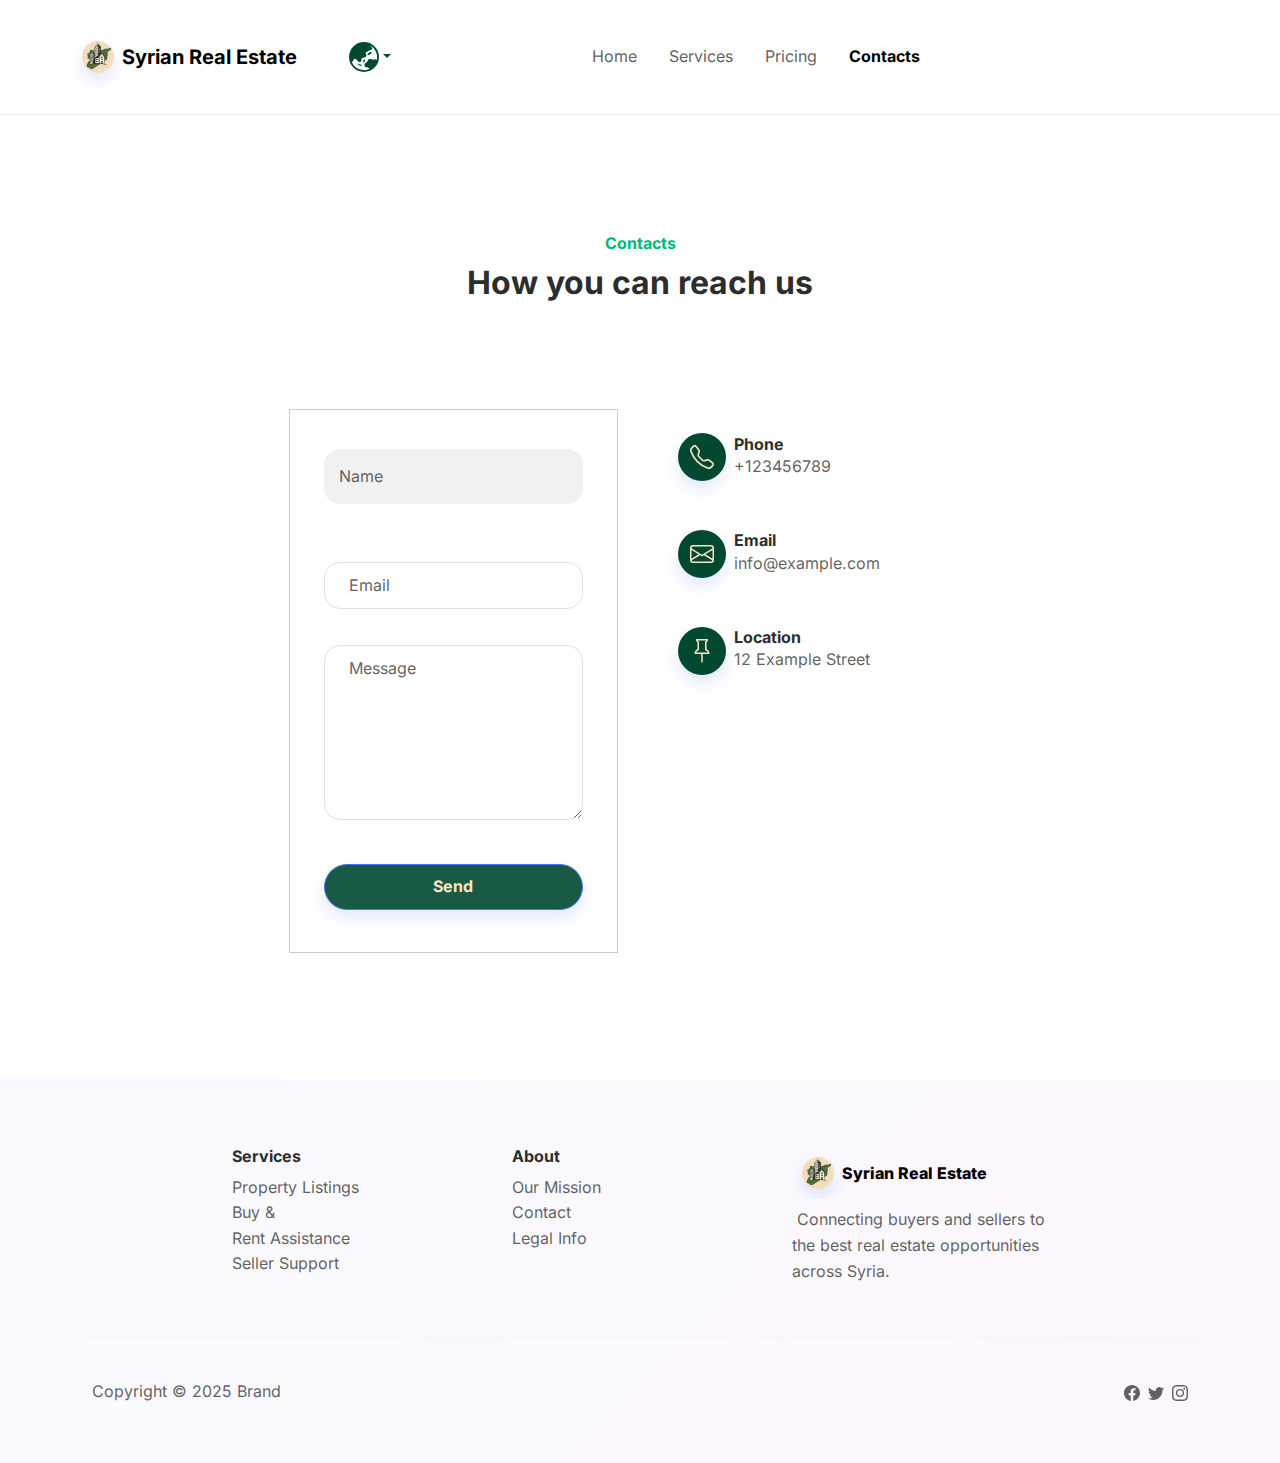
<file: contacts.html>
<!DOCTYPE html><html data-bs-theme="light" lang="en"><head><meta charset="utf-8"><meta name="viewport" content="width=device-width, initial-scale=1.0, shrink-to-fit=no"><title>Contacts - Brand</title><link rel="stylesheet" href="/assets/bootstrap/css/bootstrap.min.css?h=4061d3c851fb923bbd3906cb75f5fbe1"><link rel="stylesheet" href="/assets/css/styles.min.css?h=5a99f6047133fd57df23ff6fba8118c5"></head><body><!-- Start: Navbar Centered Links --><nav class="navbar navbar-expand-md sticky-top navbar-shrink py-3" id="mainNav"><div class="container"><a class="navbar-brand d-flex align-items-center" href="/"><span class="bs-icon-sm bs-icon-circle bs-icon-primary shadow d-flex justify-content-center align-items-center me-2 bs-icon" style="background: url(&quot;/assets/img/logo.jpg?h=37506a44cfff31d11089ffeb1e9a1ee1&quot;) center / cover no-repeat;"></span><span>Syrian Real Estate</span></a><button data-bs-toggle="collapse" class="navbar-toggler" data-bs-target="#navcol-2"><span class="visually-hidden">Toggle navigation</span><span class="navbar-toggler-icon"></span></button><div class="collapse navbar-collapse" id="navcol-2"><ul class="navbar-nav mx-auto"><li class="nav-item"><a class="nav-link" href="/index.html">Home</a></li><li class="nav-item"><a class="nav-link" href="/services.html">Services</a></li><li class="nav-item"></li><li class="nav-item"><a class="nav-link" href="/pricing.html">Pricing</a></li><li class="nav-item"><a class="nav-link active" href="/contacts.html">Contacts</a></li></ul><div class="dropdown" style="width: 93.3756px;height: 55.184px;margin: 8px 0px;padding: 13px;background: transparent;color: var(--bs-success-text-emphasis);text-align: center;position: absolute;overflow: visible;border-radius: 36px;border-width: 0.934579px;border-color: var(--bs-success-text-emphasis);"><a class="dropdown-toggle" aria-expanded="false" data-bs-toggle="dropdown" href="#" style="color: var(--bs-success-text-emphasis);"><svg xmlns="http://www.w3.org/2000/svg" width="1em" height="1em" fill="currentColor" viewBox="0 0 16 16" class="bi bi-globe-asia-australia" style="font-size: 30px;color: var(--bs-success-text-emphasis);">
  <path d="m10.495 6.92 1.278-.619a.483.483 0 0 0 .126-.782c-.252-.244-.682-.139-.932.107-.23.226-.513.373-.816.53l-.102.054c-.338.178-.264.626.1.736a.476.476 0 0 0 .346-.027ZM7.741 9.808V9.78a.413.413 0 1 1 .783.183l-.22.443a.602.602 0 0 1-.12.167l-.193.185a.36.36 0 1 1-.5-.516l.112-.108a.453.453 0 0 0 .138-.326ZM5.672 12.5l.482.233A.386.386 0 1 0 6.32 12h-.416a.702.702 0 0 1-.419-.139l-.277-.206a.302.302 0 1 0-.298.52l.761.325Z"></path>
  <path d="M8 0a8 8 0 1 0 0 16A8 8 0 0 0 8 0M1.612 10.867l.756-1.288a1 1 0 0 1 1.545-.225l1.074 1.005a.986.986 0 0 0 1.36-.011l.038-.037a.882.882 0 0 0 .26-.755c-.075-.548.37-1.033.92-1.099.728-.086 1.587-.324 1.728-.957.086-.386-.114-.83-.361-1.2-.207-.312 0-.8.374-.8.123 0 .24-.055.318-.15l.393-.474c.196-.237.491-.368.797-.403.554-.064 1.407-.277 1.583-.973.098-.391-.192-.634-.484-.88-.254-.212-.51-.426-.515-.741a6.998 6.998 0 0 1 3.425 7.692 1.015 1.015 0 0 0-.087-.063l-.316-.204a1 1 0 0 0-.977-.06l-.169.082a1 1 0 0 1-.741.051l-1.021-.329A1 1 0 0 0 11.205 9h-.165a1 1 0 0 0-.945.674l-.172.499a1 1 0 0 1-.404.514l-.802.518a1 1 0 0 0-.458.84v.455a1 1 0 0 0 1 1h.257a1 1 0 0 1 .542.16l.762.49a.998.998 0 0 0 .283.126 7.001 7.001 0 0 1-9.49-3.409Z"></path>
</svg></a><div class="dropdown-menu dropdown-menu-end"><a class="dropdown-item" href="#">First Item</a><a class="dropdown-item" href="#">Second Item</a><a class="dropdown-item" href="#">Third Item</a></div></div></div></div></nav><!-- End: Navbar Centered Links --><!-- Start: Contact Details --><section class="py-5"><div class="container py-5"><div class="row mb-5"><div class="col-md-8 col-xl-6 text-center mx-auto"><p class="fw-bold text-success mb-2">Contacts</p><h2 class="fw-bold">How you can reach us</h2></div></div><div class="row d-flex justify-content-center"><div class="col-md-6 col-xl-4"><div><form class="p-3 p-xl-4" method="post" data-bs-theme="light"><!-- Start: Success Example --><div class="mb-3"><input class="form-control" type="text" id="name-1" name="name" placeholder="Name"></div><!-- End: Success Example --><!-- Start: Error Example --><div class="mb-3"><input class="form-control" type="email" id="email-1" name="email" placeholder="Email"></div><!-- End: Error Example --><div class="mb-3"><textarea class="form-control" id="message-1" name="message" rows="6" placeholder="Message"></textarea></div><div><button class="btn btn-primary shadow d-block w-100" type="submit" style="background: var(--bs-success-text-emphasis);color: bisque;">Send </button></div></form></div></div><div class="col-md-4 col-xl-4 d-flex justify-content-center justify-content-xl-start"><div class="d-flex flex-wrap flex-md-column justify-content-md-start align-items-md-start h-100"><div class="d-flex align-items-center p-3"><div class="bs-icon-md bs-icon-circle bs-icon-primary shadow d-flex flex-shrink-0 justify-content-center align-items-center d-inline-block bs-icon bs-icon-md" style="background: var(--bs-success-text-emphasis);"><svg xmlns="http://www.w3.org/2000/svg" width="1em" height="1em" fill="currentColor" viewBox="0 0 16 16" class="bi bi-telephone" style="color: bisque;">
  <path d="M3.654 1.328a.678.678 0 0 0-1.015-.063L1.605 2.3c-.483.484-.661 1.169-.45 1.77a17.568 17.568 0 0 0 4.168 6.608 17.569 17.569 0 0 0 6.608 4.168c.601.211 1.286.033 1.77-.45l1.034-1.034a.678.678 0 0 0-.063-1.015l-2.307-1.794a.678.678 0 0 0-.58-.122l-2.19.547a1.745 1.745 0 0 1-1.657-.459L5.482 8.062a1.745 1.745 0 0 1-.46-1.657l.548-2.19a.678.678 0 0 0-.122-.58L3.654 1.328zM1.884.511a1.745 1.745 0 0 1 2.612.163L6.29 2.98c.329.423.445.974.315 1.494l-.547 2.19a.678.678 0 0 0 .178.643l2.457 2.457a.678.678 0 0 0 .644.178l2.189-.547a1.745 1.745 0 0 1 1.494.315l2.306 1.794c.829.645.905 1.87.163 2.611l-1.034 1.034c-.74.74-1.846 1.065-2.877.702a18.634 18.634 0 0 1-7.01-4.42 18.634 18.634 0 0 1-4.42-7.009c-.362-1.03-.037-2.137.703-2.877L1.885.511z"></path>
</svg></div><div class="px-2"><h6 class="fw-bold mb-0">Phone</h6><p class="text-muted mb-0">+123456789</p></div></div><div class="d-flex align-items-center p-3"><div class="bs-icon-md bs-icon-circle bs-icon-primary shadow d-flex flex-shrink-0 justify-content-center align-items-center d-inline-block bs-icon bs-icon-md" style="background: var(--bs-success-text-emphasis);"><svg xmlns="http://www.w3.org/2000/svg" width="1em" height="1em" fill="currentColor" viewBox="0 0 16 16" class="bi bi-envelope" style="color: bisque;">
  <path d="M0 4a2 2 0 0 1 2-2h12a2 2 0 0 1 2 2v8a2 2 0 0 1-2 2H2a2 2 0 0 1-2-2zm2-1a1 1 0 0 0-1 1v.217l7 4.2 7-4.2V4a1 1 0 0 0-1-1zm13 2.383-4.708 2.825L15 11.105zm-.034 6.876-5.64-3.471L8 9.583l-1.326-.795-5.64 3.47A1 1 0 0 0 2 13h12a1 1 0 0 0 .966-.741M1 11.105l4.708-2.897L1 5.383z"></path>
</svg></div><div class="px-2"><h6 class="fw-bold mb-0">Email</h6><p class="text-muted mb-0">info@example.com</p></div></div><div class="d-flex align-items-center p-3"><div class="bs-icon-md bs-icon-circle bs-icon-primary shadow d-flex flex-shrink-0 justify-content-center align-items-center d-inline-block bs-icon bs-icon-md" style="background: var(--bs-success-text-emphasis);"><svg xmlns="http://www.w3.org/2000/svg" width="1em" height="1em" fill="currentColor" viewBox="0 0 16 16" class="bi bi-pin" style="color: bisque;">
  <path d="M4.146.146A.5.5 0 0 1 4.5 0h7a.5.5 0 0 1 .5.5c0 .68-.342 1.174-.646 1.479-.126.125-.25.224-.354.298v4.431l.078.048c.203.127.476.314.751.555C12.36 7.775 13 8.527 13 9.5a.5.5 0 0 1-.5.5h-4v4.5c0 .276-.224 1.5-.5 1.5s-.5-1.224-.5-1.5V10h-4a.5.5 0 0 1-.5-.5c0-.973.64-1.725 1.17-2.189A5.921 5.921 0 0 1 5 6.708V2.277a2.77 2.77 0 0 1-.354-.298C4.342 1.674 4 1.179 4 .5a.5.5 0 0 1 .146-.354zm1.58 1.408-.002-.001.002.001m-.002-.001.002.001A.5.5 0 0 1 6 2v5a.5.5 0 0 1-.276.447h-.002l-.012.007-.054.03a4.922 4.922 0 0 0-.827.58c-.318.278-.585.596-.725.936h7.792c-.14-.34-.407-.658-.725-.936a4.915 4.915 0 0 0-.881-.61l-.012-.006h-.002A.5.5 0 0 1 10 7V2a.5.5 0 0 1 .295-.458 1.775 1.775 0 0 0 .351-.271c.08-.08.155-.17.214-.271H5.14c.06.1.133.191.214.271a1.78 1.78 0 0 0 .37.282"></path>
</svg></div><div class="px-2"><h6 class="fw-bold mb-0">Location</h6><p class="text-muted mb-0">12 Example Street</p></div></div></div></div></div></div></section><!-- End: Contact Details --><!-- Start: Footer Multi Column --><footer class="bg-primary-gradient"><div class="container py-4 py-lg-5"><div class="row justify-content-center"><!-- Start: Services --><div class="col-sm-4 col-md-3 text-center text-lg-start d-flex flex-column"><h3 class="fs-6 fw-bold">Services</h3><ul class="list-unstyled"><li><a href="#">Property Listings&nbsp;</a></li><li><a href="#">Buy &amp;&nbsp;</a></li><li><a href="#">Rent Assistance </a></li><li><a href="#">Seller Support</a></li></ul></div><!-- End: Services --><!-- Start: About --><div class="col-sm-4 col-md-3 text-center text-lg-start d-flex flex-column"><h3 class="fs-6 fw-bold">About</h3><ul class="list-unstyled"><li><a href="#">Our Mission</a></li><li><a href="#">Contact</a></li><li><a href="#">Legal Info</a></li></ul></div><!-- End: About --><!-- Start: Social Icons --><div class="col-lg-3 text-center text-lg-start d-flex flex-column align-items-center order-first align-items-lg-start order-lg-last"><div class="fw-bold d-flex align-items-center mb-2"><span class="bs-icon-sm bs-icon-circle bs-icon-primary shadow d-flex justify-content-center align-items-center me-2 bs-icon" style="background: url(&quot;/assets/img/logo.jpg?h=37506a44cfff31d11089ffeb1e9a1ee1&quot;) center / cover no-repeat;"></span><span><span><strong><span style="color: rgb(0, 0, 0);">Syrian Real Estate</span></strong></span></span></div><p class="text-muted">&nbsp;Connecting buyers and sellers to the best real estate opportunities across Syria.</p></div><!-- End: Social Icons --></div><hr><div class="text-muted d-flex justify-content-between align-items-center pt-3"><p class="mb-0">Copyright © 2025 Brand</p><ul class="list-inline mb-0"><li class="list-inline-item"><svg xmlns="http://www.w3.org/2000/svg" width="1em" height="1em" fill="currentColor" viewBox="0 0 16 16" class="bi bi-facebook">
  <path d="M16 8.049c0-4.446-3.582-8.05-8-8.05C3.58 0-.002 3.603-.002 8.05c0 4.017 2.926 7.347 6.75 7.951v-5.625h-2.03V8.05H6.75V6.275c0-2.017 1.195-3.131 3.022-3.131.876 0 1.791.157 1.791.157v1.98h-1.009c-.993 0-1.303.621-1.303 1.258v1.51h2.218l-.354 2.326H9.25V16c3.824-.604 6.75-3.934 6.75-7.951"></path>
</svg></li><li class="list-inline-item"><svg xmlns="http://www.w3.org/2000/svg" width="1em" height="1em" fill="currentColor" viewBox="0 0 16 16" class="bi bi-twitter">
  <path d="M5.026 15c6.038 0 9.341-5.003 9.341-9.334 0-.14 0-.282-.006-.422A6.685 6.685 0 0 0 16 3.542a6.658 6.658 0 0 1-1.889.518 3.301 3.301 0 0 0 1.447-1.817 6.533 6.533 0 0 1-2.087.793A3.286 3.286 0 0 0 7.875 6.03a9.325 9.325 0 0 1-6.767-3.429 3.289 3.289 0 0 0 1.018 4.382A3.323 3.323 0 0 1 .64 6.575v.045a3.288 3.288 0 0 0 2.632 3.218 3.203 3.203 0 0 1-.865.115 3.23 3.23 0 0 1-.614-.057 3.283 3.283 0 0 0 3.067 2.277A6.588 6.588 0 0 1 .78 13.58a6.32 6.32 0 0 1-.78-.045A9.344 9.344 0 0 0 5.026 15"></path>
</svg></li><li class="list-inline-item"><svg xmlns="http://www.w3.org/2000/svg" width="1em" height="1em" fill="currentColor" viewBox="0 0 16 16" class="bi bi-instagram">
  <path d="M8 0C5.829 0 5.556.01 4.703.048 3.85.088 3.269.222 2.76.42a3.917 3.917 0 0 0-1.417.923A3.927 3.927 0 0 0 .42 2.76C.222 3.268.087 3.85.048 4.7.01 5.555 0 5.827 0 8.001c0 2.172.01 2.444.048 3.297.04.852.174 1.433.372 1.942.205.526.478.972.923 1.417.444.445.89.719 1.416.923.51.198 1.09.333 1.942.372C5.555 15.99 5.827 16 8 16s2.444-.01 3.298-.048c.851-.04 1.434-.174 1.943-.372a3.916 3.916 0 0 0 1.416-.923c.445-.445.718-.891.923-1.417.197-.509.332-1.09.372-1.942C15.99 10.445 16 10.173 16 8s-.01-2.445-.048-3.299c-.04-.851-.175-1.433-.372-1.941a3.926 3.926 0 0 0-.923-1.417A3.911 3.911 0 0 0 13.24.42c-.51-.198-1.092-.333-1.943-.372C10.443.01 10.172 0 7.998 0h.003zm-.717 1.442h.718c2.136 0 2.389.007 3.232.046.78.035 1.204.166 1.486.275.373.145.64.319.92.599.28.28.453.546.598.92.11.281.24.705.275 1.485.039.843.047 1.096.047 3.231s-.008 2.389-.047 3.232c-.035.78-.166 1.203-.275 1.485a2.47 2.47 0 0 1-.599.919c-.28.28-.546.453-.92.598-.28.11-.704.24-1.485.276-.843.038-1.096.047-3.232.047s-2.39-.009-3.233-.047c-.78-.036-1.203-.166-1.485-.276a2.478 2.478 0 0 1-.92-.598 2.48 2.48 0 0 1-.6-.92c-.109-.281-.24-.705-.275-1.485-.038-.843-.046-1.096-.046-3.233 0-2.136.008-2.388.046-3.231.036-.78.166-1.204.276-1.486.145-.373.319-.64.599-.92.28-.28.546-.453.92-.598.282-.11.705-.24 1.485-.276.738-.034 1.024-.044 2.515-.045v.002zm4.988 1.328a.96.96 0 1 0 0 1.92.96.96 0 0 0 0-1.92zm-4.27 1.122a4.109 4.109 0 1 0 0 8.217 4.109 4.109 0 0 0 0-8.217zm0 1.441a2.667 2.667 0 1 1 0 5.334 2.667 2.667 0 0 1 0-5.334"></path>
</svg></li></ul></div></div></footer><!-- End: Footer Multi Column --><script src="https://cdn.jsdelivr.net/npm/bootstrap@5.3.3/dist/js/bootstrap.bundle.min.js"></script><script src="/assets/js/script.min.js?h=fd24c081d011fb4278244f45a6d5bd09"></script></body></html>
</file>
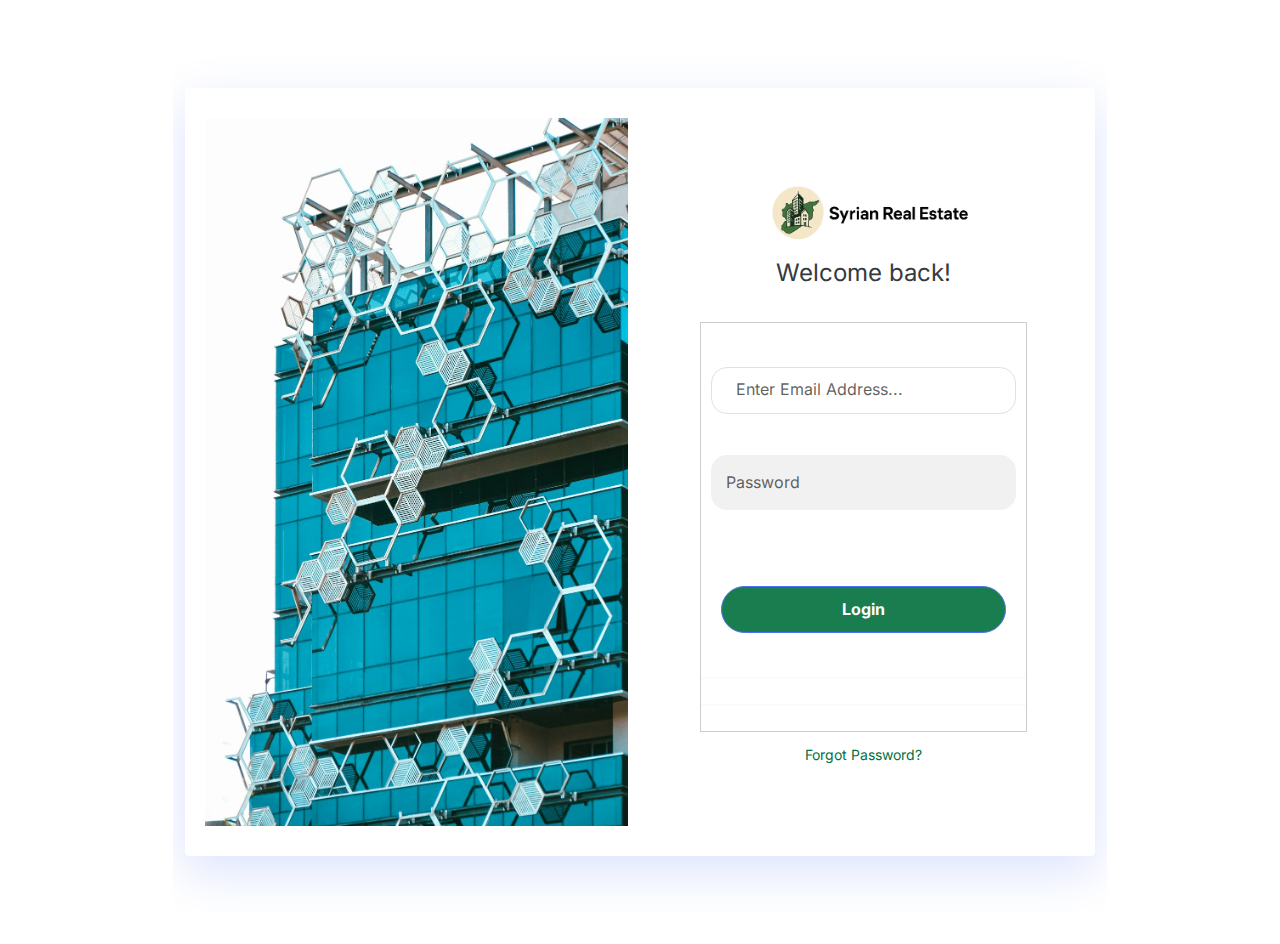
<file: login.html>
<!DOCTYPE html><html data-bs-theme="light" lang="en"><head><meta charset="utf-8"><meta name="viewport" content="width=device-width, initial-scale=1.0, shrink-to-fit=no"><title>DreamInSyria2 (Backup 1747223308530) (Backup 1747758696615)</title><link rel="stylesheet" href="/assets/bootstrap/css/bootstrap.min.css?h=4061d3c851fb923bbd3906cb75f5fbe1"><link rel="stylesheet" href="/assets/css/styles.min.css?h=5a99f6047133fd57df23ff6fba8118c5"></head><body><!-- Start: Ludens basic login --><div class="d-flex d-xl-flex align-items-center align-items-xl-center" style="width: 100%;height: 100%;"><div class="container"><div class="row justify-content-center"><div class="col-md-9 col-lg-12 col-xl-10"><div class="card shadow-lg o-hidden border-0 my-5"><div class="card-body p-0"><div class="row"><div class="col-lg-6 d-none d-lg-flex"><div class="flex-grow-1 bg-login-image" style="background: url(&quot;/assets/img/photo-1671448278108-b0b5ee9b70ed.jpg?h=7bbce59f406602d2e7112059e4e6cf19&quot;) no-repeat;background-size: cover;"></div></div><div class="col-lg-6"><div class="p-5"><div class="text-center"><img class="object-fit-cover" width="100" height="80" style="width: 300px;margin-bottom: 3px;" src="/assets/img/ChatGPT%20Image%20May%2022,%202025,%2003_55_07%20PM.webp?h=5c492e9466945162c23429e5738f9c1a"><h4 class="text-dark mb-4">Welcome back!</h4></div><form class="user"><div class="mb-3"><input class="form-control form-control-user" type="email" id="exampleInputEmail" aria-describedby="emailHelp" placeholder="Enter Email Address..." name="email" style="margin-top: 34px;"></div><div class="mb-3"><input class="form-control form-control-user" type="password" id="exampleInputPassword" placeholder="Password" name="password"></div><div class="mb-3"><div class="d-flex justify-content-center align-items-center custom-control custom-checkbox small" style="width: auto;"><button class="btn btn-primary d-block btn-user" type="submit" style="background: #01703E;width: 304.839px;">Login</button></div></div><hr><hr></form><div class="text-center"><a class="small" href="forgot-password.html" style="color: #01703E;">Forgot Password?</a></div></div></div></div></div></div></div></div></div></div><!-- End: Ludens basic login --><script src="https://cdn.jsdelivr.net/npm/bootstrap@5.3.3/dist/js/bootstrap.bundle.min.js"></script><script src="/assets/js/script.min.js?h=fd24c081d011fb4278244f45a6d5bd09"></script></body></html>
</file>
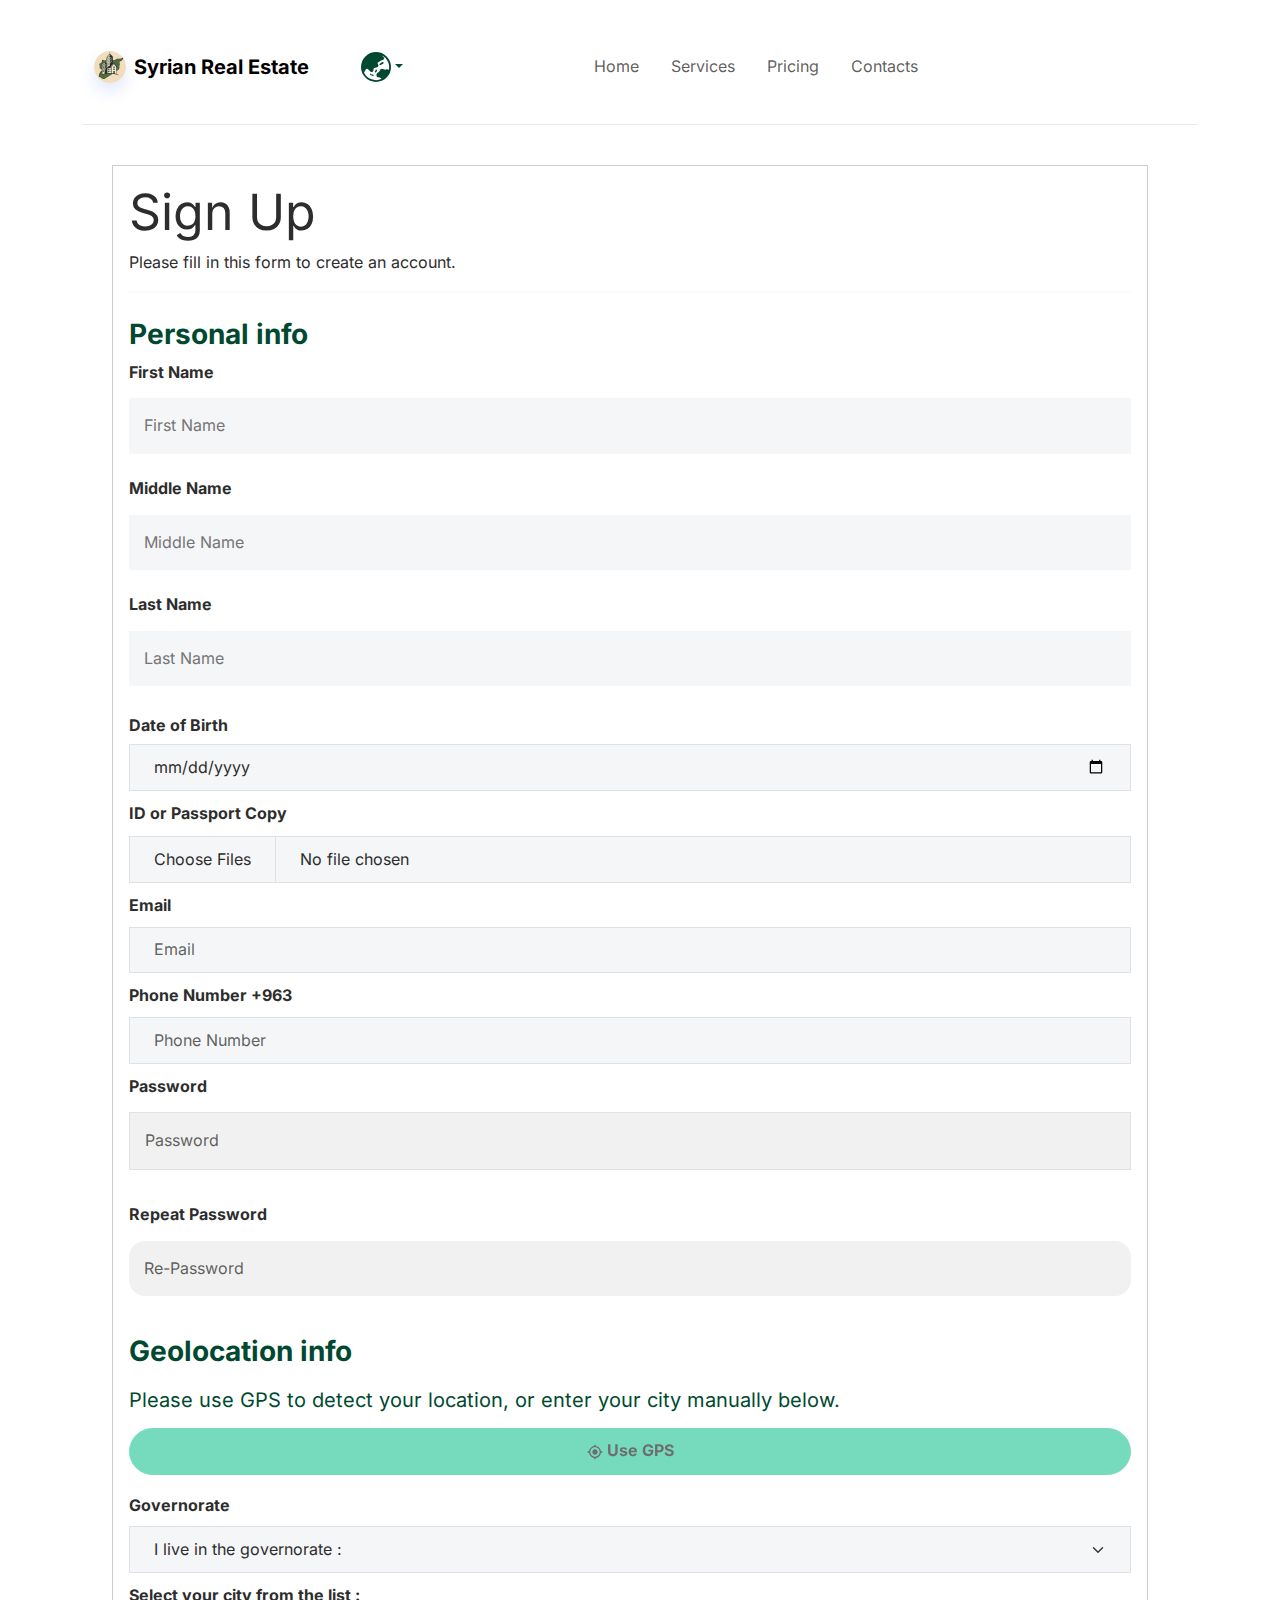
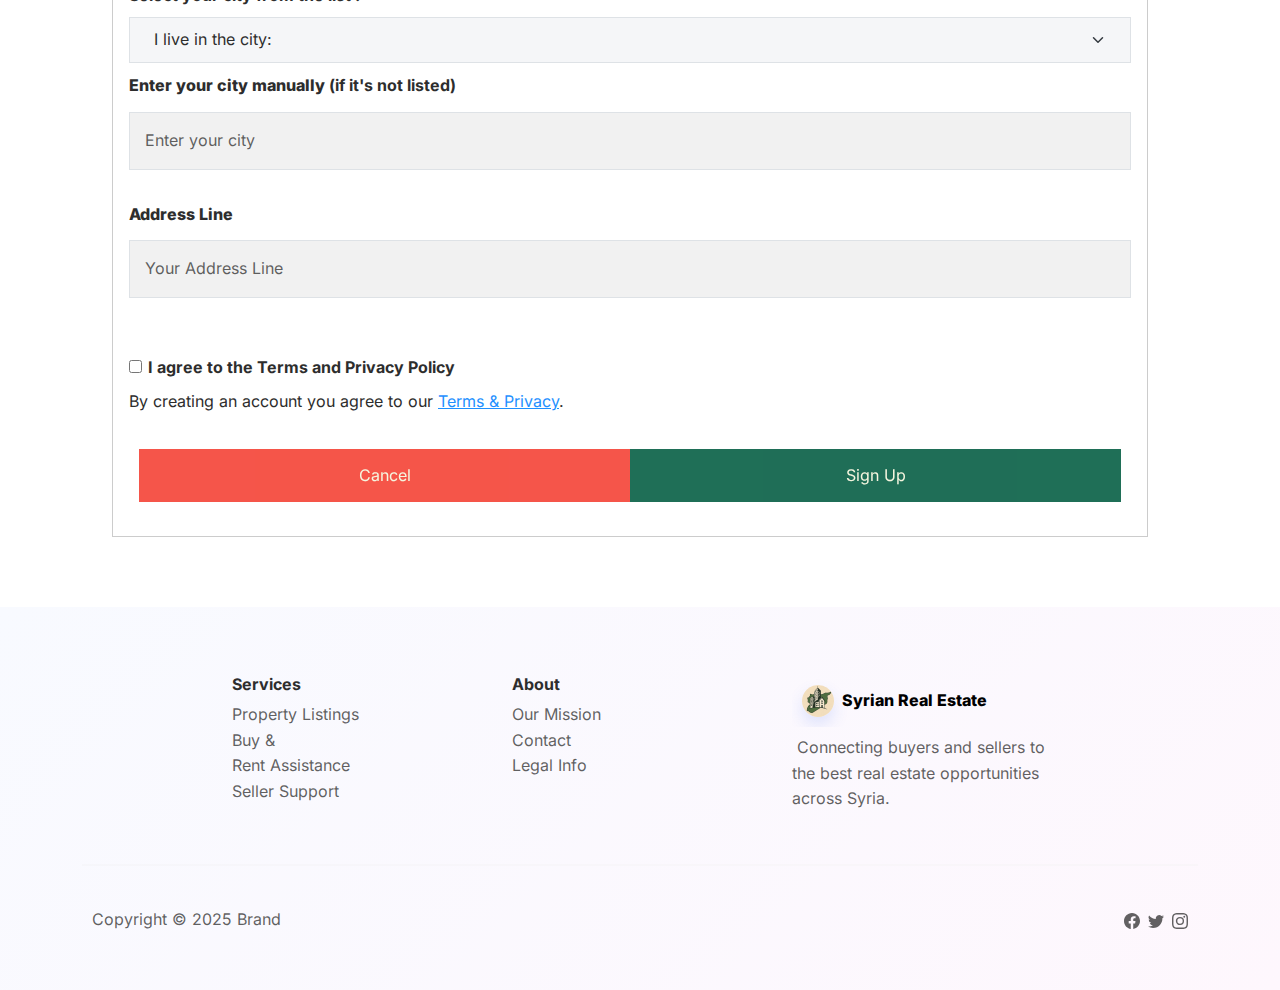
<file: signup-owner.html>
<!DOCTYPE html><html data-bs-theme="light" lang="en"><head><meta charset="utf-8"><meta name="viewport" content="width=device-width, initial-scale=1.0, shrink-to-fit=no"><title>DreamInSyria2 (Backup 1747223308530) (Backup 1747758696615)</title><link rel="stylesheet" href="/assets/bootstrap/css/bootstrap.min.css?h=4061d3c851fb923bbd3906cb75f5fbe1"><link rel="stylesheet" href="/assets/css/styles.min.css?h=5a99f6047133fd57df23ff6fba8118c5"></head><body><div class="container"><!-- Start: Navbar Centered Links --><nav class="navbar navbar-expand-md sticky-top navbar-shrink py-3" id="mainNav"><div class="container"><a class="navbar-brand d-flex align-items-center" href="/"><span class="bs-icon-sm bs-icon-circle bs-icon-primary shadow d-flex justify-content-center align-items-center me-2 bs-icon" style="background: url(&quot;/assets/img/logo.jpg?h=37506a44cfff31d11089ffeb1e9a1ee1&quot;) center / cover no-repeat;"></span><span>Syrian Real Estate</span></a><button data-bs-toggle="collapse" class="navbar-toggler" data-bs-target="#navcol-2"><span class="visually-hidden">Toggle navigation</span><span class="navbar-toggler-icon"></span></button><div class="collapse navbar-collapse" id="navcol-2"><ul class="navbar-nav mx-auto"><li class="nav-item"><a class="nav-link" href="/index.html">Home</a></li><li class="nav-item"><a class="nav-link" href="/services.html">Services</a></li><li class="nav-item"></li><li class="nav-item"><a class="nav-link" href="/pricing.html">Pricing</a></li><li class="nav-item"><a class="nav-link" href="/contacts.html">Contacts</a></li></ul><div class="dropdown" style="width: 93.3756px;height: 55.184px;margin: 8px 0px;padding: 13px;background: transparent;color: var(--bs-success-text-emphasis);text-align: center;position: absolute;overflow: visible;border-radius: 36px;border-width: 0.934579px;border-color: var(--bs-success-text-emphasis);"><a class="dropdown-toggle" aria-expanded="false" data-bs-toggle="dropdown" href="#" style="color: var(--bs-success-text-emphasis);"><svg xmlns="http://www.w3.org/2000/svg" width="1em" height="1em" fill="currentColor" viewBox="0 0 16 16" class="bi bi-globe-asia-australia" style="font-size: 30px;color: var(--bs-success-text-emphasis);">
  <path d="m10.495 6.92 1.278-.619a.483.483 0 0 0 .126-.782c-.252-.244-.682-.139-.932.107-.23.226-.513.373-.816.53l-.102.054c-.338.178-.264.626.1.736a.476.476 0 0 0 .346-.027ZM7.741 9.808V9.78a.413.413 0 1 1 .783.183l-.22.443a.602.602 0 0 1-.12.167l-.193.185a.36.36 0 1 1-.5-.516l.112-.108a.453.453 0 0 0 .138-.326ZM5.672 12.5l.482.233A.386.386 0 1 0 6.32 12h-.416a.702.702 0 0 1-.419-.139l-.277-.206a.302.302 0 1 0-.298.52l.761.325Z"></path>
  <path d="M8 0a8 8 0 1 0 0 16A8 8 0 0 0 8 0M1.612 10.867l.756-1.288a1 1 0 0 1 1.545-.225l1.074 1.005a.986.986 0 0 0 1.36-.011l.038-.037a.882.882 0 0 0 .26-.755c-.075-.548.37-1.033.92-1.099.728-.086 1.587-.324 1.728-.957.086-.386-.114-.83-.361-1.2-.207-.312 0-.8.374-.8.123 0 .24-.055.318-.15l.393-.474c.196-.237.491-.368.797-.403.554-.064 1.407-.277 1.583-.973.098-.391-.192-.634-.484-.88-.254-.212-.51-.426-.515-.741a6.998 6.998 0 0 1 3.425 7.692 1.015 1.015 0 0 0-.087-.063l-.316-.204a1 1 0 0 0-.977-.06l-.169.082a1 1 0 0 1-.741.051l-1.021-.329A1 1 0 0 0 11.205 9h-.165a1 1 0 0 0-.945.674l-.172.499a1 1 0 0 1-.404.514l-.802.518a1 1 0 0 0-.458.84v.455a1 1 0 0 0 1 1h.257a1 1 0 0 1 .542.16l.762.49a.998.998 0 0 0 .283.126 7.001 7.001 0 0 1-9.49-3.409Z"></path>
</svg></a><div class="dropdown-menu dropdown-menu-end"><a class="dropdown-item" href="#">First Item</a><a class="dropdown-item" href="#">Second Item</a><a class="dropdown-item" href="#">Third Item</a></div></div></div></div></nav><!-- End: Navbar Centered Links --><div class="row"><div class="col"><div><div class="d-flex justify-content-center align-items-center"><!-- Start: Sign Up Form - Gabriela Carvalho --><form action="/action_page.php"><div class="gc004-container"><h1>Sign Up</h1><p>Please fill in this form to create an account.</p><hr><h3 style="color: var(--bs-success-text-emphasis);font-weight: bold;">Personal info</h3><label class="form-label fw-bold" for="fname">First Name</label><input class="bg-light" type="text" placeholder="First Name" name="fname" required=""><label class="form-label fw-bold" for="mdname">Middle Name</label><input class="bg-light" type="text" placeholder="Middle Name" name="mdname" required=""><label class="form-label fw-bold" for="lname">Last Name</label><input class="bg-light" type="text" placeholder="Last Name" name="lname" required=""><label class="form-label fw-bold" for="dofbirth" style="margin-top: 5px;margin-bottom: 5px;">Date of Birth</label><input class="bg-light border rounded-0 form-control" placeholder="Enter Email" name="dofbirth" required="" type="date"><label class="form-label fw-bold" for="idorpass" style="margin-top: 10px;margin-bottom: 10px;">ID or Passport Copy</label><input class="bg-light border rounded-0 form-control" type="file" placeholder="Enter Password" name="idorpass" required="" multiple="" accept="image/*"><label class="form-label fw-bold" for="email" style="margin-top: 10px;">Email</label><input class="bg-light border rounded-0 form-control" type="email" placeholder="Email" name="email" required=""><label class="form-label fw-bold" for="phone" style="margin-top: 10px;">Phone Number +963</label><input class="bg-light border rounded-0 form-control" type="tel" placeholder="Phone Number" name="phone" required=""><label class="form-label fw-bold" for="pwd" style="margin-top: 10px;">Password</label><input class="border rounded-0 form-control" type="password" placeholder="Password" name="pwd" required=""><label class="form-label fw-bold" for="repwd" style="margin-top: 10px;">Repeat Password</label><input class="form-control" type="password" placeholder="Re-Password" name="phone" required=""><h3 style="color: var(--bs-success-text-emphasis);font-weight: bold;margin-top: 17px;margin-bottom: 19px;">Geolocation info</h3><h4 style="color: var(--bs-success-text-emphasis);margin-top: 8px;font-size: 20px;">Please use GPS to detect your location, or enter your city manually below.</h4><!-- Start: button with icon --><button class="btn btn-info pull-right" type="button" style="opacity: 0.57;filter: brightness(81%);"><svg xmlns="http://www.w3.org/2000/svg" height="1em" viewBox="0 0 24 24" width="1em" fill="currentColor"><path d="M0 0h24v24H0z" fill="none"></path><path d="M12 8c-2.21 0-4 1.79-4 4s1.79 4 4 4 4-1.79 4-4-1.79-4-4-4zm8.94 3c-.46-4.17-3.77-7.48-7.94-7.94V1h-2v2.06C6.83 3.52 3.52 6.83 3.06 11H1v2h2.06c.46 4.17 3.77 7.48 7.94 7.94V23h2v-2.06c4.17-.46 7.48-3.77 7.94-7.94H23v-2h-2.06zM12 19c-3.87 0-7-3.13-7-7s3.13-7 7-7 7 3.13 7 7-3.13 7-7 7z"></path></svg>&nbsp;Use GPS</button><!-- End: button with icon --><label class="form-label fw-bold" for="gonv" style="margin-top: 10px;">Governorate</label><input class="form-control" type="hidden" placeholder="Governorate" name="latitude" required=""><input class="form-control" type="hidden" placeholder="Governorate" name="longitude" required=""><select class="bg-light border rounded-0 form-select" placeholder="Governorate" name="gov" required=""><option value="null" selected="">I live in the governorate :</option><option value="aleppo">Aleppo</option><option value="damas">Damascus</option><option value="rdamas">Rif Dimashq</option><option value="homs">Homs</option><option value="latakia">Latakia</option><option value="tartus">Tartus</option><option value="idlib">Idlib</option><option value="derz">Deir ez-Zor</option><option value="raqqa">Raqqa</option><option value="hasakah">Hasakah</option><option value="daraa">Daraa</option><option value="quneitra">Quneitra</option><option value="suida">As-Suwayda</option></select><label class="form-label fw-bold" for="citysel" style="margin-top: 10px;">Select your city from the list :&nbsp;</label><select class="bg-light border rounded-0 form-select" placeholder="Email" name="city" required=""><option value="mainoption" selected="">I live in the city: </option></select><label class="form-label fw-bold" for="citym" style="margin-top: 10px;"><strong>Enter your city manually</strong> (if it's not listed)</label><input class="border rounded-0 form-control" type="text" placeholder="Enter your city" name="city" required=""><label class="form-label fw-bold" for="adline" style="margin-top: 10px;"><strong>Address Line</strong></label><input class="border rounded-0 form-control" type="text" placeholder="Your Address Line" name="adline" required=""><input type="checkbox" placeholder="Your Address Line" name="agree" required=""><label class="form-label fw-bold" for="email" style="margin-top: 10px;margin-right: 0px;margin-left: 6px;"><br>I agree to the Terms and Privacy Policy</label><p>By creating an account you agree to our&nbsp;<a class="gc004-dodgerblue" href="#">Terms &amp; Privacy</a>.</p><div class="gc-clearfix"><button class="gc-cancelbtn" type="button" style="color: beige;">Cancel</button><button class="gc-signupbtn" type="submit" style="background: var(--bs-info-text-emphasis);color: beige;">Sign Up</button></div></div></form><!-- End: Sign Up Form - Gabriela Carvalho --><!-- Start: button group toggle --><div class="btn-group btn-group-toggle" data-bs-toggle="buttons"></div><!-- End: button group toggle --></div></div><div></div></div></div></div><!-- Start: Footer Multi Column --><footer class="bg-primary-gradient"><div class="container py-4 py-lg-5"><div class="row justify-content-center"><!-- Start: Services --><div class="col-sm-4 col-md-3 text-center text-lg-start d-flex flex-column"><h3 class="fs-6 fw-bold">Services</h3><ul class="list-unstyled"><li><a href="#">Property Listings&nbsp;</a></li><li><a href="#">Buy &amp;&nbsp;</a></li><li><a href="#">Rent Assistance </a></li><li><a href="#">Seller Support</a></li></ul></div><!-- End: Services --><!-- Start: About --><div class="col-sm-4 col-md-3 text-center text-lg-start d-flex flex-column"><h3 class="fs-6 fw-bold">About</h3><ul class="list-unstyled"><li><a href="#">Our Mission</a></li><li><a href="#">Contact</a></li><li><a href="#">Legal Info</a></li></ul></div><!-- End: About --><!-- Start: Social Icons --><div class="col-lg-3 text-center text-lg-start d-flex flex-column align-items-center order-first align-items-lg-start order-lg-last"><div class="fw-bold d-flex align-items-center mb-2"><span class="bs-icon-sm bs-icon-circle bs-icon-primary shadow d-flex justify-content-center align-items-center me-2 bs-icon" style="background: url(&quot;/assets/img/logo.jpg?h=37506a44cfff31d11089ffeb1e9a1ee1&quot;) center / cover no-repeat;"></span><span><span><strong><span style="color: rgb(0, 0, 0);">Syrian Real Estate</span></strong></span></span></div><p class="text-muted">&nbsp;Connecting buyers and sellers to the best real estate opportunities across Syria.</p></div><!-- End: Social Icons --></div><hr><div class="text-muted d-flex justify-content-between align-items-center pt-3"><p class="mb-0">Copyright © 2025 Brand</p><ul class="list-inline mb-0"><li class="list-inline-item"><svg xmlns="http://www.w3.org/2000/svg" width="1em" height="1em" fill="currentColor" viewBox="0 0 16 16" class="bi bi-facebook">
  <path d="M16 8.049c0-4.446-3.582-8.05-8-8.05C3.58 0-.002 3.603-.002 8.05c0 4.017 2.926 7.347 6.75 7.951v-5.625h-2.03V8.05H6.75V6.275c0-2.017 1.195-3.131 3.022-3.131.876 0 1.791.157 1.791.157v1.98h-1.009c-.993 0-1.303.621-1.303 1.258v1.51h2.218l-.354 2.326H9.25V16c3.824-.604 6.75-3.934 6.75-7.951"></path>
</svg></li><li class="list-inline-item"><svg xmlns="http://www.w3.org/2000/svg" width="1em" height="1em" fill="currentColor" viewBox="0 0 16 16" class="bi bi-twitter">
  <path d="M5.026 15c6.038 0 9.341-5.003 9.341-9.334 0-.14 0-.282-.006-.422A6.685 6.685 0 0 0 16 3.542a6.658 6.658 0 0 1-1.889.518 3.301 3.301 0 0 0 1.447-1.817 6.533 6.533 0 0 1-2.087.793A3.286 3.286 0 0 0 7.875 6.03a9.325 9.325 0 0 1-6.767-3.429 3.289 3.289 0 0 0 1.018 4.382A3.323 3.323 0 0 1 .64 6.575v.045a3.288 3.288 0 0 0 2.632 3.218 3.203 3.203 0 0 1-.865.115 3.23 3.23 0 0 1-.614-.057 3.283 3.283 0 0 0 3.067 2.277A6.588 6.588 0 0 1 .78 13.58a6.32 6.32 0 0 1-.78-.045A9.344 9.344 0 0 0 5.026 15"></path>
</svg></li><li class="list-inline-item"><svg xmlns="http://www.w3.org/2000/svg" width="1em" height="1em" fill="currentColor" viewBox="0 0 16 16" class="bi bi-instagram">
  <path d="M8 0C5.829 0 5.556.01 4.703.048 3.85.088 3.269.222 2.76.42a3.917 3.917 0 0 0-1.417.923A3.927 3.927 0 0 0 .42 2.76C.222 3.268.087 3.85.048 4.7.01 5.555 0 5.827 0 8.001c0 2.172.01 2.444.048 3.297.04.852.174 1.433.372 1.942.205.526.478.972.923 1.417.444.445.89.719 1.416.923.51.198 1.09.333 1.942.372C5.555 15.99 5.827 16 8 16s2.444-.01 3.298-.048c.851-.04 1.434-.174 1.943-.372a3.916 3.916 0 0 0 1.416-.923c.445-.445.718-.891.923-1.417.197-.509.332-1.09.372-1.942C15.99 10.445 16 10.173 16 8s-.01-2.445-.048-3.299c-.04-.851-.175-1.433-.372-1.941a3.926 3.926 0 0 0-.923-1.417A3.911 3.911 0 0 0 13.24.42c-.51-.198-1.092-.333-1.943-.372C10.443.01 10.172 0 7.998 0h.003zm-.717 1.442h.718c2.136 0 2.389.007 3.232.046.78.035 1.204.166 1.486.275.373.145.64.319.92.599.28.28.453.546.598.92.11.281.24.705.275 1.485.039.843.047 1.096.047 3.231s-.008 2.389-.047 3.232c-.035.78-.166 1.203-.275 1.485a2.47 2.47 0 0 1-.599.919c-.28.28-.546.453-.92.598-.28.11-.704.24-1.485.276-.843.038-1.096.047-3.232.047s-2.39-.009-3.233-.047c-.78-.036-1.203-.166-1.485-.276a2.478 2.478 0 0 1-.92-.598 2.48 2.48 0 0 1-.6-.92c-.109-.281-.24-.705-.275-1.485-.038-.843-.046-1.096-.046-3.233 0-2.136.008-2.388.046-3.231.036-.78.166-1.204.276-1.486.145-.373.319-.64.599-.92.28-.28.546-.453.92-.598.282-.11.705-.24 1.485-.276.738-.034 1.024-.044 2.515-.045v.002zm4.988 1.328a.96.96 0 1 0 0 1.92.96.96 0 0 0 0-1.92zm-4.27 1.122a4.109 4.109 0 1 0 0 8.217 4.109 4.109 0 0 0 0-8.217zm0 1.441a2.667 2.667 0 1 1 0 5.334 2.667 2.667 0 0 1 0-5.334"></path>
</svg></li></ul></div></div></footer><!-- End: Footer Multi Column --><script src="https://cdn.jsdelivr.net/npm/bootstrap@5.3.3/dist/js/bootstrap.bundle.min.js"></script><script src="/assets/js/script.min.js?h=fd24c081d011fb4278244f45a6d5bd09"></script></body></html>
</file>
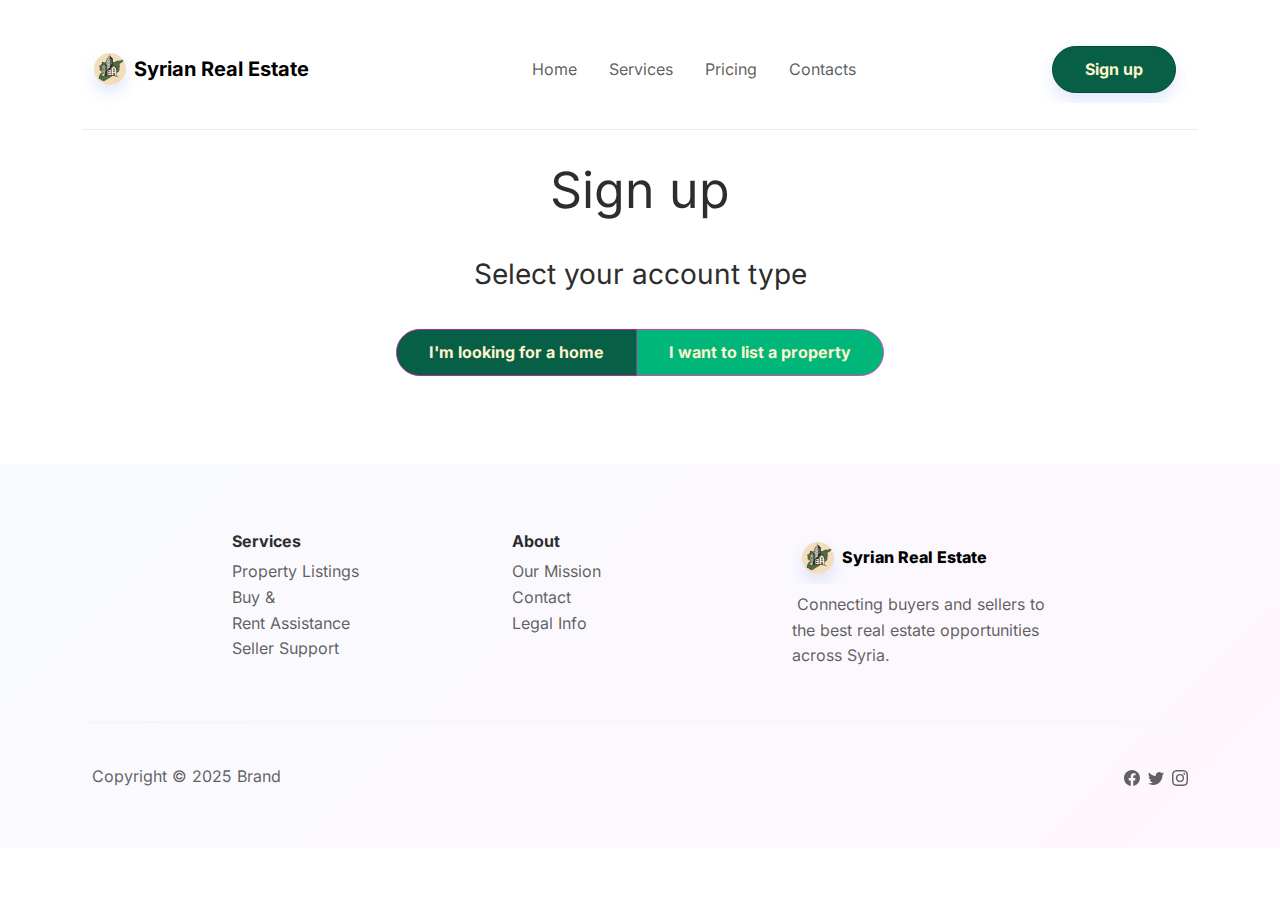
<file: signup.html>
<!DOCTYPE html><html data-bs-theme="light" lang="en"><head><meta charset="utf-8"><meta name="viewport" content="width=device-width, initial-scale=1.0, shrink-to-fit=no"><title>DreamInSyria2 (Backup 1747223308530)</title><link rel="stylesheet" href="/assets/bootstrap/css/bootstrap.min.css?h=4061d3c851fb923bbd3906cb75f5fbe1"><link rel="stylesheet" href="/assets/css/styles.min.css?h=8eeccd080f800e196bada238e522bb58"></head><body><div class="container"><!-- Start: Navbar Centered Links --><nav class="navbar navbar-expand-md sticky-top navbar-shrink py-3" id="mainNav"><div class="container"><a class="navbar-brand d-flex align-items-center" href="/"><span class="bs-icon-sm bs-icon-circle bs-icon-primary shadow d-flex justify-content-center align-items-center me-2 bs-icon" style="background: url(&quot;/assets/img/logo.jpg?h=37506a44cfff31d11089ffeb1e9a1ee1&quot;) center / cover no-repeat;"></span><span>Syrian Real Estate</span></a><button data-bs-toggle="collapse" class="navbar-toggler" data-bs-target="#navcol-1"><span class="visually-hidden">Toggle navigation</span><span class="navbar-toggler-icon"></span></button><div class="collapse navbar-collapse" id="navcol-1"><ul class="navbar-nav mx-auto"><li class="nav-item"><a class="nav-link" href="/index.html">Home</a></li><li class="nav-item"><a class="nav-link" href="/services.html">Services</a></li><li class="nav-item"></li><li class="nav-item"><a class="nav-link" href="/pricing.html">Pricing</a></li><li class="nav-item"><a class="nav-link" href="/contacts.html">Contacts</a></li></ul><a class="btn btn-primary shadow" role="button" href="/signup.html" style="color: var(--bs-highlight-bg);background: var(--bs-info-text-emphasis);border-color: var(--bs-success-text-emphasis);">Sign up</a></div></div></nav><!-- End: Navbar Centered Links --><div class="row"><div class="col"><div class="d-flex justify-content-center align-items-center"><h1>Sign up</h1></div><div><div class="d-flex justify-content-center align-items-center"><h3>Select your account type</h3></div><div class="d-flex justify-content-center align-items-center"><!-- Start: button group toggle --><div class="btn-group btn-group-toggle" data-bs-toggle="buttons"><label class="form-label btn btn-secondary active" style="background: var(--bs-info-text-emphasis);color: var(--bs-highlight-bg);">I'm looking for a home</label><label class="form-label btn btn-secondary" style="color: var(--bs-highlight-bg);background: var(--bs-success);">I want to list a property</label></div><!-- End: button group toggle --></div></div><div></div></div></div></div><!-- Start: Footer Multi Column --><footer class="bg-primary-gradient"><div class="container py-4 py-lg-5"><div class="row justify-content-center"><!-- Start: Services --><div class="col-sm-4 col-md-3 text-center text-lg-start d-flex flex-column"><h3 class="fs-6 fw-bold">Services</h3><ul class="list-unstyled"><li><a href="#">Property Listings&nbsp;</a></li><li><a href="#">Buy &amp;&nbsp;</a></li><li><a href="#">Rent Assistance </a></li><li><a href="#">Seller Support</a></li></ul></div><!-- End: Services --><!-- Start: About --><div class="col-sm-4 col-md-3 text-center text-lg-start d-flex flex-column"><h3 class="fs-6 fw-bold">About</h3><ul class="list-unstyled"><li><a href="#">Our Mission</a></li><li><a href="#">Contact</a></li><li><a href="#">Legal Info</a></li></ul></div><!-- End: About --><!-- Start: Social Icons --><div class="col-lg-3 text-center text-lg-start d-flex flex-column align-items-center order-first align-items-lg-start order-lg-last"><div class="fw-bold d-flex align-items-center mb-2"><span class="bs-icon-sm bs-icon-circle bs-icon-primary shadow d-flex justify-content-center align-items-center me-2 bs-icon" style="background: url(&quot;/assets/img/logo.jpg?h=37506a44cfff31d11089ffeb1e9a1ee1&quot;) center / cover no-repeat;"></span><span><span><strong><span style="color: rgb(0, 0, 0);">Syrian Real Estate</span></strong></span></span></div><p class="text-muted">&nbsp;Connecting buyers and sellers to the best real estate opportunities across Syria.</p></div><!-- End: Social Icons --></div><hr><div class="text-muted d-flex justify-content-between align-items-center pt-3"><p class="mb-0">Copyright © 2025 Brand</p><ul class="list-inline mb-0"><li class="list-inline-item"><svg xmlns="http://www.w3.org/2000/svg" width="1em" height="1em" fill="currentColor" viewBox="0 0 16 16" class="bi bi-facebook">
  <path d="M16 8.049c0-4.446-3.582-8.05-8-8.05C3.58 0-.002 3.603-.002 8.05c0 4.017 2.926 7.347 6.75 7.951v-5.625h-2.03V8.05H6.75V6.275c0-2.017 1.195-3.131 3.022-3.131.876 0 1.791.157 1.791.157v1.98h-1.009c-.993 0-1.303.621-1.303 1.258v1.51h2.218l-.354 2.326H9.25V16c3.824-.604 6.75-3.934 6.75-7.951"></path>
</svg></li><li class="list-inline-item"><svg xmlns="http://www.w3.org/2000/svg" width="1em" height="1em" fill="currentColor" viewBox="0 0 16 16" class="bi bi-twitter">
  <path d="M5.026 15c6.038 0 9.341-5.003 9.341-9.334 0-.14 0-.282-.006-.422A6.685 6.685 0 0 0 16 3.542a6.658 6.658 0 0 1-1.889.518 3.301 3.301 0 0 0 1.447-1.817 6.533 6.533 0 0 1-2.087.793A3.286 3.286 0 0 0 7.875 6.03a9.325 9.325 0 0 1-6.767-3.429 3.289 3.289 0 0 0 1.018 4.382A3.323 3.323 0 0 1 .64 6.575v.045a3.288 3.288 0 0 0 2.632 3.218 3.203 3.203 0 0 1-.865.115 3.23 3.23 0 0 1-.614-.057 3.283 3.283 0 0 0 3.067 2.277A6.588 6.588 0 0 1 .78 13.58a6.32 6.32 0 0 1-.78-.045A9.344 9.344 0 0 0 5.026 15"></path>
</svg></li><li class="list-inline-item"><svg xmlns="http://www.w3.org/2000/svg" width="1em" height="1em" fill="currentColor" viewBox="0 0 16 16" class="bi bi-instagram">
  <path d="M8 0C5.829 0 5.556.01 4.703.048 3.85.088 3.269.222 2.76.42a3.917 3.917 0 0 0-1.417.923A3.927 3.927 0 0 0 .42 2.76C.222 3.268.087 3.85.048 4.7.01 5.555 0 5.827 0 8.001c0 2.172.01 2.444.048 3.297.04.852.174 1.433.372 1.942.205.526.478.972.923 1.417.444.445.89.719 1.416.923.51.198 1.09.333 1.942.372C5.555 15.99 5.827 16 8 16s2.444-.01 3.298-.048c.851-.04 1.434-.174 1.943-.372a3.916 3.916 0 0 0 1.416-.923c.445-.445.718-.891.923-1.417.197-.509.332-1.09.372-1.942C15.99 10.445 16 10.173 16 8s-.01-2.445-.048-3.299c-.04-.851-.175-1.433-.372-1.941a3.926 3.926 0 0 0-.923-1.417A3.911 3.911 0 0 0 13.24.42c-.51-.198-1.092-.333-1.943-.372C10.443.01 10.172 0 7.998 0h.003zm-.717 1.442h.718c2.136 0 2.389.007 3.232.046.78.035 1.204.166 1.486.275.373.145.64.319.92.599.28.28.453.546.598.92.11.281.24.705.275 1.485.039.843.047 1.096.047 3.231s-.008 2.389-.047 3.232c-.035.78-.166 1.203-.275 1.485a2.47 2.47 0 0 1-.599.919c-.28.28-.546.453-.92.598-.28.11-.704.24-1.485.276-.843.038-1.096.047-3.232.047s-2.39-.009-3.233-.047c-.78-.036-1.203-.166-1.485-.276a2.478 2.478 0 0 1-.92-.598 2.48 2.48 0 0 1-.6-.92c-.109-.281-.24-.705-.275-1.485-.038-.843-.046-1.096-.046-3.233 0-2.136.008-2.388.046-3.231.036-.78.166-1.204.276-1.486.145-.373.319-.64.599-.92.28-.28.546-.453.92-.598.282-.11.705-.24 1.485-.276.738-.034 1.024-.044 2.515-.045v.002zm4.988 1.328a.96.96 0 1 0 0 1.92.96.96 0 0 0 0-1.92zm-4.27 1.122a4.109 4.109 0 1 0 0 8.217 4.109 4.109 0 0 0 0-8.217zm0 1.441a2.667 2.667 0 1 1 0 5.334 2.667 2.667 0 0 1 0-5.334"></path>
</svg></li></ul></div></div></footer><!-- End: Footer Multi Column --><script src="https://cdn.jsdelivr.net/npm/bootstrap@5.3.3/dist/js/bootstrap.bundle.min.js"></script><script src="/assets/js/script.min.js?h=fd24c081d011fb4278244f45a6d5bd09"></script></body></html>
</file>
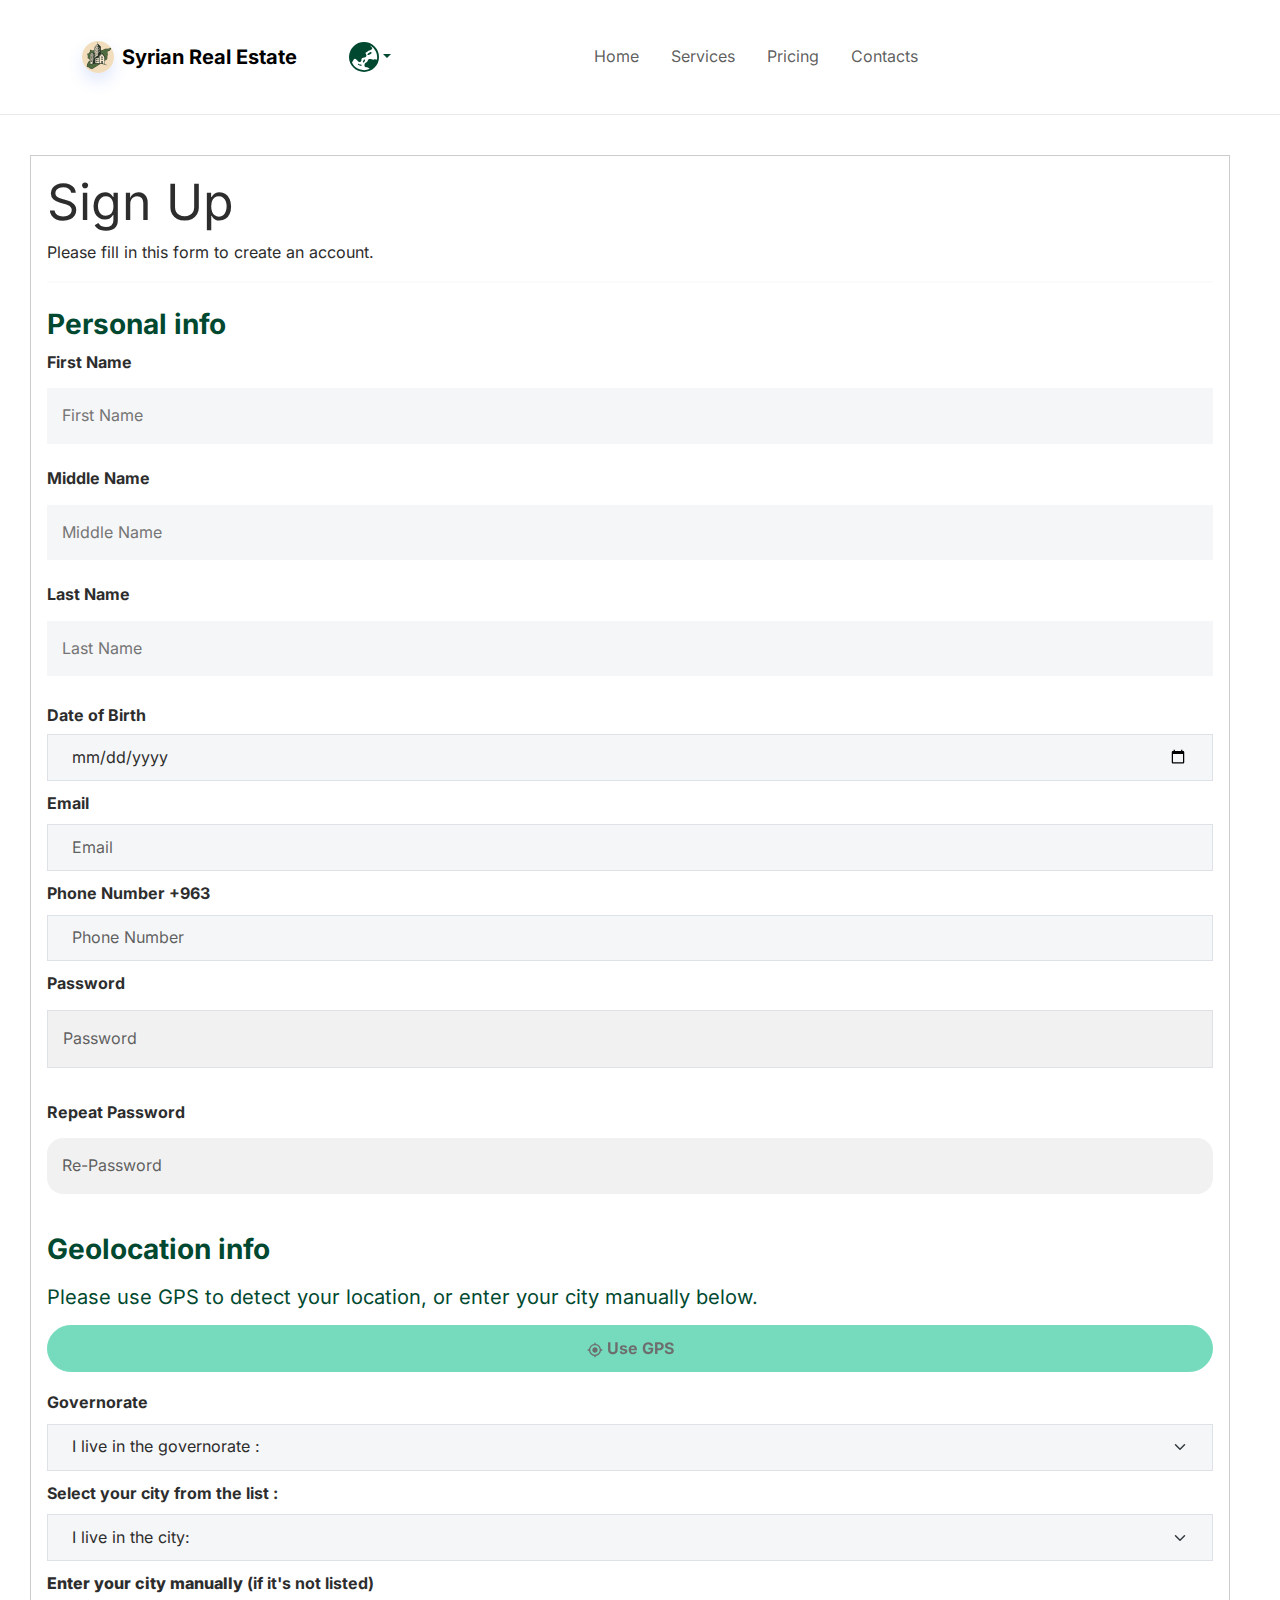
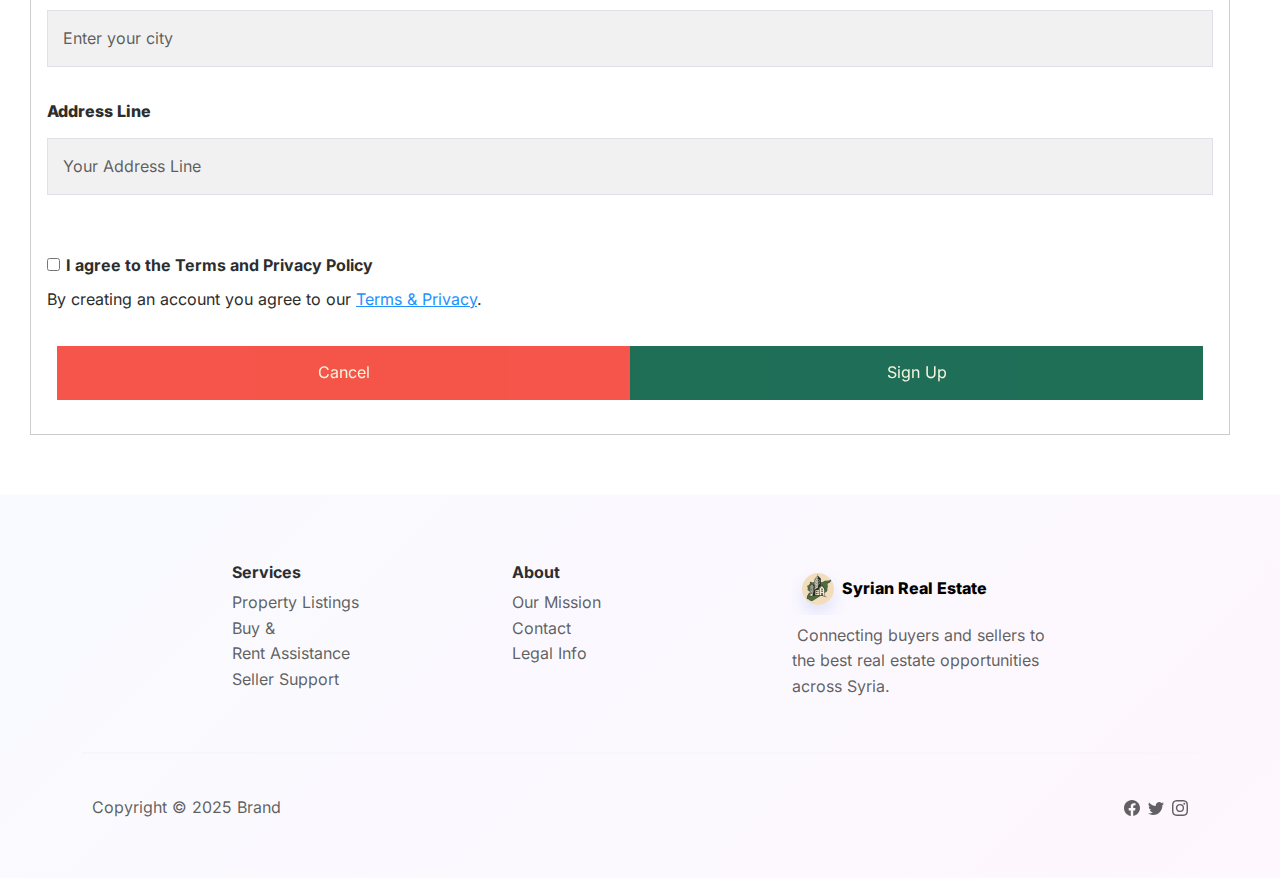
<file: singup-client.html>
<!DOCTYPE html><html data-bs-theme="light" lang="en"><head><meta charset="utf-8"><meta name="viewport" content="width=device-width, initial-scale=1.0, shrink-to-fit=no"><title>DreamInSyria2 (Backup 1747223308530) (Backup 1747758696615)</title><link rel="stylesheet" href="/assets/bootstrap/css/bootstrap.min.css?h=4061d3c851fb923bbd3906cb75f5fbe1"><link rel="stylesheet" href="/assets/css/styles.min.css?h=5a99f6047133fd57df23ff6fba8118c5"></head><body><!-- Start: Navbar Centered Links --><nav class="navbar navbar-expand-md sticky-top navbar-shrink py-3" id="mainNav"><div class="container"><a class="navbar-brand d-flex align-items-center" href="/"><span class="bs-icon-sm bs-icon-circle bs-icon-primary shadow d-flex justify-content-center align-items-center me-2 bs-icon" style="background: url(&quot;/assets/img/logo.jpg?h=37506a44cfff31d11089ffeb1e9a1ee1&quot;) center / cover no-repeat;"></span><span>Syrian Real Estate</span></a><button data-bs-toggle="collapse" class="navbar-toggler" data-bs-target="#navcol-2"><span class="visually-hidden">Toggle navigation</span><span class="navbar-toggler-icon"></span></button><div class="collapse navbar-collapse" id="navcol-2"><ul class="navbar-nav mx-auto"><li class="nav-item"><a class="nav-link" href="/index.html">Home</a></li><li class="nav-item"><a class="nav-link" href="/services.html">Services</a></li><li class="nav-item"></li><li class="nav-item"><a class="nav-link" href="/pricing.html">Pricing</a></li><li class="nav-item"><a class="nav-link" href="/contacts.html">Contacts</a></li></ul><div class="dropdown" style="width: 93.3756px;height: 55.184px;margin: 8px 0px;padding: 13px;background: transparent;color: var(--bs-success-text-emphasis);text-align: center;position: absolute;overflow: visible;border-radius: 36px;border-width: 0.934579px;border-color: var(--bs-success-text-emphasis);"><a class="dropdown-toggle" aria-expanded="false" data-bs-toggle="dropdown" href="#" style="color: var(--bs-success-text-emphasis);"><svg xmlns="http://www.w3.org/2000/svg" width="1em" height="1em" fill="currentColor" viewBox="0 0 16 16" class="bi bi-globe-asia-australia" style="font-size: 30px;color: var(--bs-success-text-emphasis);">
  <path d="m10.495 6.92 1.278-.619a.483.483 0 0 0 .126-.782c-.252-.244-.682-.139-.932.107-.23.226-.513.373-.816.53l-.102.054c-.338.178-.264.626.1.736a.476.476 0 0 0 .346-.027ZM7.741 9.808V9.78a.413.413 0 1 1 .783.183l-.22.443a.602.602 0 0 1-.12.167l-.193.185a.36.36 0 1 1-.5-.516l.112-.108a.453.453 0 0 0 .138-.326ZM5.672 12.5l.482.233A.386.386 0 1 0 6.32 12h-.416a.702.702 0 0 1-.419-.139l-.277-.206a.302.302 0 1 0-.298.52l.761.325Z"></path>
  <path d="M8 0a8 8 0 1 0 0 16A8 8 0 0 0 8 0M1.612 10.867l.756-1.288a1 1 0 0 1 1.545-.225l1.074 1.005a.986.986 0 0 0 1.36-.011l.038-.037a.882.882 0 0 0 .26-.755c-.075-.548.37-1.033.92-1.099.728-.086 1.587-.324 1.728-.957.086-.386-.114-.83-.361-1.2-.207-.312 0-.8.374-.8.123 0 .24-.055.318-.15l.393-.474c.196-.237.491-.368.797-.403.554-.064 1.407-.277 1.583-.973.098-.391-.192-.634-.484-.88-.254-.212-.51-.426-.515-.741a6.998 6.998 0 0 1 3.425 7.692 1.015 1.015 0 0 0-.087-.063l-.316-.204a1 1 0 0 0-.977-.06l-.169.082a1 1 0 0 1-.741.051l-1.021-.329A1 1 0 0 0 11.205 9h-.165a1 1 0 0 0-.945.674l-.172.499a1 1 0 0 1-.404.514l-.802.518a1 1 0 0 0-.458.84v.455a1 1 0 0 0 1 1h.257a1 1 0 0 1 .542.16l.762.49a.998.998 0 0 0 .283.126 7.001 7.001 0 0 1-9.49-3.409Z"></path>
</svg></a><div class="dropdown-menu dropdown-menu-end"><a class="dropdown-item" href="#">First Item</a><a class="dropdown-item" href="#">Second Item</a><a class="dropdown-item" href="#">Third Item</a></div></div></div></div></nav><!-- End: Navbar Centered Links --><div class="row"><div class="col"><div><div class="d-flex justify-content-center align-items-center"><!-- Start: Sign Up Form - Gabriela Carvalho --><form action="/action_page.php"><div class="gc004-container"><h1>Sign Up</h1><p>Please fill in this form to create an account.</p><hr><h3 style="color: var(--bs-success-text-emphasis);font-weight: bold;">Personal info</h3><label class="form-label fw-bold" for="fname">First Name</label><input class="bg-light" type="text" placeholder="First Name" name="fname" required=""><label class="form-label fw-bold" for="mdname">Middle Name</label><input class="bg-light" type="text" placeholder="Middle Name" name="mdname" required=""><label class="form-label fw-bold" for="lname">Last Name</label><input class="bg-light" type="text" placeholder="Last Name" name="lname" required=""><label class="form-label fw-bold" for="dofbirth" style="margin-top: 5px;margin-bottom: 5px;">Date of Birth</label><input class="bg-light border rounded-0 form-control" placeholder="Enter Email" name="dofbirth" required="" type="date"><label class="form-label fw-bold" for="email" style="margin-top: 10px;">Email</label><input class="bg-light border rounded-0 form-control" type="email" placeholder="Email" name="email" required=""><label class="form-label fw-bold" for="phone" style="margin-top: 10px;">Phone Number +963</label><input class="bg-light border rounded-0 form-control" type="tel" placeholder="Phone Number" name="phone" required=""><label class="form-label fw-bold" for="pwd" style="margin-top: 10px;">Password</label><input class="border rounded-0 form-control" type="password" placeholder="Password" name="pwd" required=""><label class="form-label fw-bold" for="repwd" style="margin-top: 10px;">Repeat Password</label><input class="form-control" type="password" placeholder="Re-Password" name="phone" required=""><h3 style="color: var(--bs-success-text-emphasis);font-weight: bold;margin-top: 17px;margin-bottom: 19px;">Geolocation info</h3><h4 style="color: var(--bs-success-text-emphasis);margin-top: 8px;font-size: 20px;">Please use GPS to detect your location, or enter your city manually below.</h4><!-- Start: button with icon --><button class="btn btn-info pull-right" type="button" style="opacity: 0.57;filter: brightness(81%);"><svg xmlns="http://www.w3.org/2000/svg" height="1em" viewBox="0 0 24 24" width="1em" fill="currentColor"><path d="M0 0h24v24H0z" fill="none"></path><path d="M12 8c-2.21 0-4 1.79-4 4s1.79 4 4 4 4-1.79 4-4-1.79-4-4-4zm8.94 3c-.46-4.17-3.77-7.48-7.94-7.94V1h-2v2.06C6.83 3.52 3.52 6.83 3.06 11H1v2h2.06c.46 4.17 3.77 7.48 7.94 7.94V23h2v-2.06c4.17-.46 7.48-3.77 7.94-7.94H23v-2h-2.06zM12 19c-3.87 0-7-3.13-7-7s3.13-7 7-7 7 3.13 7 7-3.13 7-7 7z"></path></svg>&nbsp;Use GPS</button><!-- End: button with icon --><label class="form-label fw-bold" for="gonv" style="margin-top: 10px;">Governorate</label><input class="form-control" type="hidden" placeholder="Governorate" name="latitude" required=""><input class="form-control" type="hidden" placeholder="Governorate" name="longitude" required=""><select class="bg-light border rounded-0 form-select" placeholder="Governorate" name="gov" required=""><option value="null" selected="">I live in the governorate :</option><option value="aleppo">Aleppo</option><option value="damas">Damascus</option><option value="rdamas">Rif Dimashq</option><option value="homs">Homs</option><option value="latakia">Latakia</option><option value="tartus">Tartus</option><option value="idlib">Idlib</option><option value="derz">Deir ez-Zor</option><option value="raqqa">Raqqa</option><option value="hasakah">Hasakah</option><option value="daraa">Daraa</option><option value="quneitra">Quneitra</option><option value="suida">As-Suwayda</option></select><label class="form-label fw-bold" for="citysel" style="margin-top: 10px;">Select your city from the list :&nbsp;</label><select class="bg-light border rounded-0 form-select" placeholder="Email" name="city" required=""><option value="mainoption" selected="">I live in the city: </option></select><label class="form-label fw-bold" for="citym" style="margin-top: 10px;"><strong>Enter your city manually</strong> (if it's not listed)</label><input class="border rounded-0 form-control" type="text" placeholder="Enter your city" name="city" required=""><label class="form-label fw-bold" for="adline" style="margin-top: 10px;"><strong>Address Line</strong></label><input class="border rounded-0 form-control" type="text" placeholder="Your Address Line" name="adline" required=""><input type="checkbox" placeholder="Your Address Line" name="agree" required=""><label class="form-label fw-bold" for="email" style="margin-top: 10px;margin-right: 0px;margin-left: 6px;"><br>I agree to the Terms and Privacy Policy</label><p>By creating an account you agree to our&nbsp;<a class="gc004-dodgerblue" href="#">Terms &amp; Privacy</a>.</p><div class="gc-clearfix"><button class="gc-cancelbtn" type="button" style="color: beige;">Cancel</button><button class="gc-signupbtn" type="submit" style="background: var(--bs-info-text-emphasis);color: beige;">Sign Up</button></div></div></form><!-- End: Sign Up Form - Gabriela Carvalho --><!-- Start: button group toggle --><div class="btn-group btn-group-toggle" data-bs-toggle="buttons"></div><!-- End: button group toggle --></div></div><div></div></div></div><!-- Start: Footer Multi Column --><footer class="bg-primary-gradient"><div class="container py-4 py-lg-5"><div class="row justify-content-center"><!-- Start: Services --><div class="col-sm-4 col-md-3 text-center text-lg-start d-flex flex-column"><h3 class="fs-6 fw-bold">Services</h3><ul class="list-unstyled"><li><a href="#">Property Listings&nbsp;</a></li><li><a href="#">Buy &amp;&nbsp;</a></li><li><a href="#">Rent Assistance </a></li><li><a href="#">Seller Support</a></li></ul></div><!-- End: Services --><!-- Start: About --><div class="col-sm-4 col-md-3 text-center text-lg-start d-flex flex-column"><h3 class="fs-6 fw-bold">About</h3><ul class="list-unstyled"><li><a href="#">Our Mission</a></li><li><a href="#">Contact</a></li><li><a href="#">Legal Info</a></li></ul></div><!-- End: About --><!-- Start: Social Icons --><div class="col-lg-3 text-center text-lg-start d-flex flex-column align-items-center order-first align-items-lg-start order-lg-last"><div class="fw-bold d-flex align-items-center mb-2"><span class="bs-icon-sm bs-icon-circle bs-icon-primary shadow d-flex justify-content-center align-items-center me-2 bs-icon" style="background: url(&quot;/assets/img/logo.jpg?h=37506a44cfff31d11089ffeb1e9a1ee1&quot;) center / cover no-repeat;"></span><span><span><strong><span style="color: rgb(0, 0, 0);">Syrian Real Estate</span></strong></span></span></div><p class="text-muted">&nbsp;Connecting buyers and sellers to the best real estate opportunities across Syria.</p></div><!-- End: Social Icons --></div><hr><div class="text-muted d-flex justify-content-between align-items-center pt-3"><p class="mb-0">Copyright © 2025 Brand</p><ul class="list-inline mb-0"><li class="list-inline-item"><svg xmlns="http://www.w3.org/2000/svg" width="1em" height="1em" fill="currentColor" viewBox="0 0 16 16" class="bi bi-facebook">
  <path d="M16 8.049c0-4.446-3.582-8.05-8-8.05C3.58 0-.002 3.603-.002 8.05c0 4.017 2.926 7.347 6.75 7.951v-5.625h-2.03V8.05H6.75V6.275c0-2.017 1.195-3.131 3.022-3.131.876 0 1.791.157 1.791.157v1.98h-1.009c-.993 0-1.303.621-1.303 1.258v1.51h2.218l-.354 2.326H9.25V16c3.824-.604 6.75-3.934 6.75-7.951"></path>
</svg></li><li class="list-inline-item"><svg xmlns="http://www.w3.org/2000/svg" width="1em" height="1em" fill="currentColor" viewBox="0 0 16 16" class="bi bi-twitter">
  <path d="M5.026 15c6.038 0 9.341-5.003 9.341-9.334 0-.14 0-.282-.006-.422A6.685 6.685 0 0 0 16 3.542a6.658 6.658 0 0 1-1.889.518 3.301 3.301 0 0 0 1.447-1.817 6.533 6.533 0 0 1-2.087.793A3.286 3.286 0 0 0 7.875 6.03a9.325 9.325 0 0 1-6.767-3.429 3.289 3.289 0 0 0 1.018 4.382A3.323 3.323 0 0 1 .64 6.575v.045a3.288 3.288 0 0 0 2.632 3.218 3.203 3.203 0 0 1-.865.115 3.23 3.23 0 0 1-.614-.057 3.283 3.283 0 0 0 3.067 2.277A6.588 6.588 0 0 1 .78 13.58a6.32 6.32 0 0 1-.78-.045A9.344 9.344 0 0 0 5.026 15"></path>
</svg></li><li class="list-inline-item"><svg xmlns="http://www.w3.org/2000/svg" width="1em" height="1em" fill="currentColor" viewBox="0 0 16 16" class="bi bi-instagram">
  <path d="M8 0C5.829 0 5.556.01 4.703.048 3.85.088 3.269.222 2.76.42a3.917 3.917 0 0 0-1.417.923A3.927 3.927 0 0 0 .42 2.76C.222 3.268.087 3.85.048 4.7.01 5.555 0 5.827 0 8.001c0 2.172.01 2.444.048 3.297.04.852.174 1.433.372 1.942.205.526.478.972.923 1.417.444.445.89.719 1.416.923.51.198 1.09.333 1.942.372C5.555 15.99 5.827 16 8 16s2.444-.01 3.298-.048c.851-.04 1.434-.174 1.943-.372a3.916 3.916 0 0 0 1.416-.923c.445-.445.718-.891.923-1.417.197-.509.332-1.09.372-1.942C15.99 10.445 16 10.173 16 8s-.01-2.445-.048-3.299c-.04-.851-.175-1.433-.372-1.941a3.926 3.926 0 0 0-.923-1.417A3.911 3.911 0 0 0 13.24.42c-.51-.198-1.092-.333-1.943-.372C10.443.01 10.172 0 7.998 0h.003zm-.717 1.442h.718c2.136 0 2.389.007 3.232.046.78.035 1.204.166 1.486.275.373.145.64.319.92.599.28.28.453.546.598.92.11.281.24.705.275 1.485.039.843.047 1.096.047 3.231s-.008 2.389-.047 3.232c-.035.78-.166 1.203-.275 1.485a2.47 2.47 0 0 1-.599.919c-.28.28-.546.453-.92.598-.28.11-.704.24-1.485.276-.843.038-1.096.047-3.232.047s-2.39-.009-3.233-.047c-.78-.036-1.203-.166-1.485-.276a2.478 2.478 0 0 1-.92-.598 2.48 2.48 0 0 1-.6-.92c-.109-.281-.24-.705-.275-1.485-.038-.843-.046-1.096-.046-3.233 0-2.136.008-2.388.046-3.231.036-.78.166-1.204.276-1.486.145-.373.319-.64.599-.92.28-.28.546-.453.92-.598.282-.11.705-.24 1.485-.276.738-.034 1.024-.044 2.515-.045v.002zm4.988 1.328a.96.96 0 1 0 0 1.92.96.96 0 0 0 0-1.92zm-4.27 1.122a4.109 4.109 0 1 0 0 8.217 4.109 4.109 0 0 0 0-8.217zm0 1.441a2.667 2.667 0 1 1 0 5.334 2.667 2.667 0 0 1 0-5.334"></path>
</svg></li></ul></div></div></footer><!-- End: Footer Multi Column --><script src="https://cdn.jsdelivr.net/npm/bootstrap@5.3.3/dist/js/bootstrap.bundle.min.js"></script><script src="/assets/js/script.min.js?h=fd24c081d011fb4278244f45a6d5bd09"></script></body></html>
</file>
<file: assets/css/styles.min.css>
@font-face{font-family:Inter;src:url(/assets/fonts/Inter-501638185f142ea970e06ff6a896cf44.woff2?h=6b953e8ef2d07363a40b9da4424c82ba) format('woff2');font-weight:300;font-style:italic;font-display:swap;unicode-range:U+0460-052F,U+1C80-1C8A,U+20B4,U+2DE0-2DFF,U+A640-A69F,U+FE2E-FE2F}@font-face{font-family:Inter;src:url(/assets/fonts/Inter-d845be6713e4acd3766e1f8f6418c97e.woff2?h=6b953e8ef2d07363a40b9da4424c82ba) format('woff2');font-weight:300;font-style:italic;font-display:swap;unicode-range:U+0301,U+0400-045F,U+0490-0491,U+04B0-04B1,U+2116}@font-face{font-family:Inter;src:url(/assets/fonts/Inter-8d07e5f373f5bb3603b3e139f63e3386.woff2?h=6b953e8ef2d07363a40b9da4424c82ba) format('woff2');font-weight:300;font-style:italic;font-display:swap;unicode-range:U+1F00-1FFF}@font-face{font-family:Inter;src:url(/assets/fonts/Inter-8e1d10adf40d7223fbee98b930853a8a.woff2?h=6b953e8ef2d07363a40b9da4424c82ba) format('woff2');font-weight:300;font-style:italic;font-display:swap;unicode-range:U+0370-0377,U+037A-037F,U+0384-038A,U+038C,U+038E-03A1,U+03A3-03FF}@font-face{font-family:Inter;src:url(/assets/fonts/Inter-db78de5246196d0d93187248cbebc6c2.woff2?h=6b953e8ef2d07363a40b9da4424c82ba) format('woff2');font-weight:300;font-style:italic;font-display:swap;unicode-range:U+0102-0103,U+0110-0111,U+0128-0129,U+0168-0169,U+01A0-01A1,U+01AF-01B0,U+0300-0301,U+0303-0304,U+0308-0309,U+0323,U+0329,U+1EA0-1EF9,U+20AB}@font-face{font-family:Inter;src:url(/assets/fonts/Inter-6b97bb4aa11fb6d8c29b378b87c8ce45.woff2?h=6b953e8ef2d07363a40b9da4424c82ba) format('woff2');font-weight:300;font-style:italic;font-display:swap;unicode-range:U+0100-02BA,U+02BD-02C5,U+02C7-02CC,U+02CE-02D7,U+02DD-02FF,U+0304,U+0308,U+0329,U+1D00-1DBF,U+1E00-1E9F,U+1EF2-1EFF,U+2020,U+20A0-20AB,U+20AD-20C0,U+2113,U+2C60-2C7F,U+A720-A7FF}@font-face{font-family:Inter;src:url(/assets/fonts/Inter-69c9fb2f299f5f5be8d2800cd24271f9.woff2?h=6b953e8ef2d07363a40b9da4424c82ba) format('woff2');font-weight:300;font-style:italic;font-display:swap;unicode-range:U+0000-00FF,U+0131,U+0152-0153,U+02BB-02BC,U+02C6,U+02DA,U+02DC,U+0304,U+0308,U+0329,U+2000-206F,U+20AC,U+2122,U+2191,U+2193,U+2212,U+2215,U+FEFF,U+FFFD}@font-face{font-family:Inter;src:url(/assets/fonts/Inter-501638185f142ea970e06ff6a896cf44.woff2?h=6b953e8ef2d07363a40b9da4424c82ba) format('woff2');font-weight:400;font-style:italic;font-display:swap;unicode-range:U+0460-052F,U+1C80-1C8A,U+20B4,U+2DE0-2DFF,U+A640-A69F,U+FE2E-FE2F}@font-face{font-family:Inter;src:url(/assets/fonts/Inter-d845be6713e4acd3766e1f8f6418c97e.woff2?h=6b953e8ef2d07363a40b9da4424c82ba) format('woff2');font-weight:400;font-style:italic;font-display:swap;unicode-range:U+0301,U+0400-045F,U+0490-0491,U+04B0-04B1,U+2116}@font-face{font-family:Inter;src:url(/assets/fonts/Inter-8d07e5f373f5bb3603b3e139f63e3386.woff2?h=6b953e8ef2d07363a40b9da4424c82ba) format('woff2');font-weight:400;font-style:italic;font-display:swap;unicode-range:U+1F00-1FFF}@font-face{font-family:Inter;src:url(/assets/fonts/Inter-8e1d10adf40d7223fbee98b930853a8a.woff2?h=6b953e8ef2d07363a40b9da4424c82ba) format('woff2');font-weight:400;font-style:italic;font-display:swap;unicode-range:U+0370-0377,U+037A-037F,U+0384-038A,U+038C,U+038E-03A1,U+03A3-03FF}@font-face{font-family:Inter;src:url(/assets/fonts/Inter-db78de5246196d0d93187248cbebc6c2.woff2?h=6b953e8ef2d07363a40b9da4424c82ba) format('woff2');font-weight:400;font-style:italic;font-display:swap;unicode-range:U+0102-0103,U+0110-0111,U+0128-0129,U+0168-0169,U+01A0-01A1,U+01AF-01B0,U+0300-0301,U+0303-0304,U+0308-0309,U+0323,U+0329,U+1EA0-1EF9,U+20AB}@font-face{font-family:Inter;src:url(/assets/fonts/Inter-6b97bb4aa11fb6d8c29b378b87c8ce45.woff2?h=6b953e8ef2d07363a40b9da4424c82ba) format('woff2');font-weight:400;font-style:italic;font-display:swap;unicode-range:U+0100-02BA,U+02BD-02C5,U+02C7-02CC,U+02CE-02D7,U+02DD-02FF,U+0304,U+0308,U+0329,U+1D00-1DBF,U+1E00-1E9F,U+1EF2-1EFF,U+2020,U+20A0-20AB,U+20AD-20C0,U+2113,U+2C60-2C7F,U+A720-A7FF}@font-face{font-family:Inter;src:url(/assets/fonts/Inter-69c9fb2f299f5f5be8d2800cd24271f9.woff2?h=6b953e8ef2d07363a40b9da4424c82ba) format('woff2');font-weight:400;font-style:italic;font-display:swap;unicode-range:U+0000-00FF,U+0131,U+0152-0153,U+02BB-02BC,U+02C6,U+02DA,U+02DC,U+0304,U+0308,U+0329,U+2000-206F,U+20AC,U+2122,U+2191,U+2193,U+2212,U+2215,U+FEFF,U+FFFD}@font-face{font-family:Inter;src:url(/assets/fonts/Inter-501638185f142ea970e06ff6a896cf44.woff2?h=6b953e8ef2d07363a40b9da4424c82ba) format('woff2');font-weight:600;font-style:italic;font-display:swap;unicode-range:U+0460-052F,U+1C80-1C8A,U+20B4,U+2DE0-2DFF,U+A640-A69F,U+FE2E-FE2F}@font-face{font-family:Inter;src:url(/assets/fonts/Inter-d845be6713e4acd3766e1f8f6418c97e.woff2?h=6b953e8ef2d07363a40b9da4424c82ba) format('woff2');font-weight:600;font-style:italic;font-display:swap;unicode-range:U+0301,U+0400-045F,U+0490-0491,U+04B0-04B1,U+2116}@font-face{font-family:Inter;src:url(/assets/fonts/Inter-8d07e5f373f5bb3603b3e139f63e3386.woff2?h=6b953e8ef2d07363a40b9da4424c82ba) format('woff2');font-weight:600;font-style:italic;font-display:swap;unicode-range:U+1F00-1FFF}@font-face{font-family:Inter;src:url(/assets/fonts/Inter-8e1d10adf40d7223fbee98b930853a8a.woff2?h=6b953e8ef2d07363a40b9da4424c82ba) format('woff2');font-weight:600;font-style:italic;font-display:swap;unicode-range:U+0370-0377,U+037A-037F,U+0384-038A,U+038C,U+038E-03A1,U+03A3-03FF}@font-face{font-family:Inter;src:url(/assets/fonts/Inter-db78de5246196d0d93187248cbebc6c2.woff2?h=6b953e8ef2d07363a40b9da4424c82ba) format('woff2');font-weight:600;font-style:italic;font-display:swap;unicode-range:U+0102-0103,U+0110-0111,U+0128-0129,U+0168-0169,U+01A0-01A1,U+01AF-01B0,U+0300-0301,U+0303-0304,U+0308-0309,U+0323,U+0329,U+1EA0-1EF9,U+20AB}@font-face{font-family:Inter;src:url(/assets/fonts/Inter-6b97bb4aa11fb6d8c29b378b87c8ce45.woff2?h=6b953e8ef2d07363a40b9da4424c82ba) format('woff2');font-weight:600;font-style:italic;font-display:swap;unicode-range:U+0100-02BA,U+02BD-02C5,U+02C7-02CC,U+02CE-02D7,U+02DD-02FF,U+0304,U+0308,U+0329,U+1D00-1DBF,U+1E00-1E9F,U+1EF2-1EFF,U+2020,U+20A0-20AB,U+20AD-20C0,U+2113,U+2C60-2C7F,U+A720-A7FF}@font-face{font-family:Inter;src:url(/assets/fonts/Inter-69c9fb2f299f5f5be8d2800cd24271f9.woff2?h=6b953e8ef2d07363a40b9da4424c82ba) format('woff2');font-weight:600;font-style:italic;font-display:swap;unicode-range:U+0000-00FF,U+0131,U+0152-0153,U+02BB-02BC,U+02C6,U+02DA,U+02DC,U+0304,U+0308,U+0329,U+2000-206F,U+20AC,U+2122,U+2191,U+2193,U+2212,U+2215,U+FEFF,U+FFFD}@font-face{font-family:Inter;src:url(/assets/fonts/Inter-501638185f142ea970e06ff6a896cf44.woff2?h=6b953e8ef2d07363a40b9da4424c82ba) format('woff2');font-weight:700;font-style:italic;font-display:swap;unicode-range:U+0460-052F,U+1C80-1C8A,U+20B4,U+2DE0-2DFF,U+A640-A69F,U+FE2E-FE2F}@font-face{font-family:Inter;src:url(/assets/fonts/Inter-d845be6713e4acd3766e1f8f6418c97e.woff2?h=6b953e8ef2d07363a40b9da4424c82ba) format('woff2');font-weight:700;font-style:italic;font-display:swap;unicode-range:U+0301,U+0400-045F,U+0490-0491,U+04B0-04B1,U+2116}@font-face{font-family:Inter;src:url(/assets/fonts/Inter-8d07e5f373f5bb3603b3e139f63e3386.woff2?h=6b953e8ef2d07363a40b9da4424c82ba) format('woff2');font-weight:700;font-style:italic;font-display:swap;unicode-range:U+1F00-1FFF}@font-face{font-family:Inter;src:url(/assets/fonts/Inter-8e1d10adf40d7223fbee98b930853a8a.woff2?h=6b953e8ef2d07363a40b9da4424c82ba) format('woff2');font-weight:700;font-style:italic;font-display:swap;unicode-range:U+0370-0377,U+037A-037F,U+0384-038A,U+038C,U+038E-03A1,U+03A3-03FF}@font-face{font-family:Inter;src:url(/assets/fonts/Inter-db78de5246196d0d93187248cbebc6c2.woff2?h=6b953e8ef2d07363a40b9da4424c82ba) format('woff2');font-weight:700;font-style:italic;font-display:swap;unicode-range:U+0102-0103,U+0110-0111,U+0128-0129,U+0168-0169,U+01A0-01A1,U+01AF-01B0,U+0300-0301,U+0303-0304,U+0308-0309,U+0323,U+0329,U+1EA0-1EF9,U+20AB}@font-face{font-family:Inter;src:url(/assets/fonts/Inter-6b97bb4aa11fb6d8c29b378b87c8ce45.woff2?h=6b953e8ef2d07363a40b9da4424c82ba) format('woff2');font-weight:700;font-style:italic;font-display:swap;unicode-range:U+0100-02BA,U+02BD-02C5,U+02C7-02CC,U+02CE-02D7,U+02DD-02FF,U+0304,U+0308,U+0329,U+1D00-1DBF,U+1E00-1E9F,U+1EF2-1EFF,U+2020,U+20A0-20AB,U+20AD-20C0,U+2113,U+2C60-2C7F,U+A720-A7FF}@font-face{font-family:Inter;src:url(/assets/fonts/Inter-69c9fb2f299f5f5be8d2800cd24271f9.woff2?h=6b953e8ef2d07363a40b9da4424c82ba) format('woff2');font-weight:700;font-style:italic;font-display:swap;unicode-range:U+0000-00FF,U+0131,U+0152-0153,U+02BB-02BC,U+02C6,U+02DA,U+02DC,U+0304,U+0308,U+0329,U+2000-206F,U+20AC,U+2122,U+2191,U+2193,U+2212,U+2215,U+FEFF,U+FFFD}@font-face{font-family:Inter;src:url(/assets/fonts/Inter-501638185f142ea970e06ff6a896cf44.woff2?h=6b953e8ef2d07363a40b9da4424c82ba) format('woff2');font-weight:800;font-style:italic;font-display:swap;unicode-range:U+0460-052F,U+1C80-1C8A,U+20B4,U+2DE0-2DFF,U+A640-A69F,U+FE2E-FE2F}@font-face{font-family:Inter;src:url(/assets/fonts/Inter-d845be6713e4acd3766e1f8f6418c97e.woff2?h=6b953e8ef2d07363a40b9da4424c82ba) format('woff2');font-weight:800;font-style:italic;font-display:swap;unicode-range:U+0301,U+0400-045F,U+0490-0491,U+04B0-04B1,U+2116}@font-face{font-family:Inter;src:url(/assets/fonts/Inter-8d07e5f373f5bb3603b3e139f63e3386.woff2?h=6b953e8ef2d07363a40b9da4424c82ba) format('woff2');font-weight:800;font-style:italic;font-display:swap;unicode-range:U+1F00-1FFF}@font-face{font-family:Inter;src:url(/assets/fonts/Inter-8e1d10adf40d7223fbee98b930853a8a.woff2?h=6b953e8ef2d07363a40b9da4424c82ba) format('woff2');font-weight:800;font-style:italic;font-display:swap;unicode-range:U+0370-0377,U+037A-037F,U+0384-038A,U+038C,U+038E-03A1,U+03A3-03FF}@font-face{font-family:Inter;src:url(/assets/fonts/Inter-db78de5246196d0d93187248cbebc6c2.woff2?h=6b953e8ef2d07363a40b9da4424c82ba) format('woff2');font-weight:800;font-style:italic;font-display:swap;unicode-range:U+0102-0103,U+0110-0111,U+0128-0129,U+0168-0169,U+01A0-01A1,U+01AF-01B0,U+0300-0301,U+0303-0304,U+0308-0309,U+0323,U+0329,U+1EA0-1EF9,U+20AB}@font-face{font-family:Inter;src:url(/assets/fonts/Inter-6b97bb4aa11fb6d8c29b378b87c8ce45.woff2?h=6b953e8ef2d07363a40b9da4424c82ba) format('woff2');font-weight:800;font-style:italic;font-display:swap;unicode-range:U+0100-02BA,U+02BD-02C5,U+02C7-02CC,U+02CE-02D7,U+02DD-02FF,U+0304,U+0308,U+0329,U+1D00-1DBF,U+1E00-1E9F,U+1EF2-1EFF,U+2020,U+20A0-20AB,U+20AD-20C0,U+2113,U+2C60-2C7F,U+A720-A7FF}@font-face{font-family:Inter;src:url(/assets/fonts/Inter-69c9fb2f299f5f5be8d2800cd24271f9.woff2?h=6b953e8ef2d07363a40b9da4424c82ba) format('woff2');font-weight:800;font-style:italic;font-display:swap;unicode-range:U+0000-00FF,U+0131,U+0152-0153,U+02BB-02BC,U+02C6,U+02DA,U+02DC,U+0304,U+0308,U+0329,U+2000-206F,U+20AC,U+2122,U+2191,U+2193,U+2212,U+2215,U+FEFF,U+FFFD}@font-face{font-family:Inter;src:url(/assets/fonts/Inter-9f11e6095a39b5e188d6a081f05299fb.woff2?h=6b953e8ef2d07363a40b9da4424c82ba) format('woff2');font-weight:300;font-style:normal;font-display:swap;unicode-range:U+0460-052F,U+1C80-1C8A,U+20B4,U+2DE0-2DFF,U+A640-A69F,U+FE2E-FE2F}@font-face{font-family:Inter;src:url(/assets/fonts/Inter-c0b8741a9d891c8088e6db8ca3a4b5fa.woff2?h=6b953e8ef2d07363a40b9da4424c82ba) format('woff2');font-weight:300;font-style:normal;font-display:swap;unicode-range:U+0301,U+0400-045F,U+0490-0491,U+04B0-04B1,U+2116}@font-face{font-family:Inter;src:url(/assets/fonts/Inter-991ff15c49155ffbda53e3aa14ecb8b6.woff2?h=6b953e8ef2d07363a40b9da4424c82ba) format('woff2');font-weight:300;font-style:normal;font-display:swap;unicode-range:U+1F00-1FFF}@font-face{font-family:Inter;src:url(/assets/fonts/Inter-8b0bd5934b903f2631853751aedf28a6.woff2?h=6b953e8ef2d07363a40b9da4424c82ba) format('woff2');font-weight:300;font-style:normal;font-display:swap;unicode-range:U+0370-0377,U+037A-037F,U+0384-038A,U+038C,U+038E-03A1,U+03A3-03FF}@font-face{font-family:Inter;src:url(/assets/fonts/Inter-aa0964911973a0fbaf081bae32a490f3.woff2?h=6b953e8ef2d07363a40b9da4424c82ba) format('woff2');font-weight:300;font-style:normal;font-display:swap;unicode-range:U+0102-0103,U+0110-0111,U+0128-0129,U+0168-0169,U+01A0-01A1,U+01AF-01B0,U+0300-0301,U+0303-0304,U+0308-0309,U+0323,U+0329,U+1EA0-1EF9,U+20AB}@font-face{font-family:Inter;src:url(/assets/fonts/Inter-1b621eda4be3428e50a0ee070c09005b.woff2?h=6b953e8ef2d07363a40b9da4424c82ba) format('woff2');font-weight:300;font-style:normal;font-display:swap;unicode-range:U+0100-02BA,U+02BD-02C5,U+02C7-02CC,U+02CE-02D7,U+02DD-02FF,U+0304,U+0308,U+0329,U+1D00-1DBF,U+1E00-1E9F,U+1EF2-1EFF,U+2020,U+20A0-20AB,U+20AD-20C0,U+2113,U+2C60-2C7F,U+A720-A7FF}@font-face{font-family:Inter;src:url(/assets/fonts/Inter-d48b1d4d308900f0591fb3bdcf442fdf.woff2?h=6b953e8ef2d07363a40b9da4424c82ba) format('woff2');font-weight:300;font-style:normal;font-display:swap;unicode-range:U+0000-00FF,U+0131,U+0152-0153,U+02BB-02BC,U+02C6,U+02DA,U+02DC,U+0304,U+0308,U+0329,U+2000-206F,U+20AC,U+2122,U+2191,U+2193,U+2212,U+2215,U+FEFF,U+FFFD}@font-face{font-family:Inter;src:url(/assets/fonts/Inter-9f11e6095a39b5e188d6a081f05299fb.woff2?h=6b953e8ef2d07363a40b9da4424c82ba) format('woff2');font-weight:400;font-style:normal;font-display:swap;unicode-range:U+0460-052F,U+1C80-1C8A,U+20B4,U+2DE0-2DFF,U+A640-A69F,U+FE2E-FE2F}@font-face{font-family:Inter;src:url(/assets/fonts/Inter-c0b8741a9d891c8088e6db8ca3a4b5fa.woff2?h=6b953e8ef2d07363a40b9da4424c82ba) format('woff2');font-weight:400;font-style:normal;font-display:swap;unicode-range:U+0301,U+0400-045F,U+0490-0491,U+04B0-04B1,U+2116}@font-face{font-family:Inter;src:url(/assets/fonts/Inter-991ff15c49155ffbda53e3aa14ecb8b6.woff2?h=6b953e8ef2d07363a40b9da4424c82ba) format('woff2');font-weight:400;font-style:normal;font-display:swap;unicode-range:U+1F00-1FFF}@font-face{font-family:Inter;src:url(/assets/fonts/Inter-8b0bd5934b903f2631853751aedf28a6.woff2?h=6b953e8ef2d07363a40b9da4424c82ba) format('woff2');font-weight:400;font-style:normal;font-display:swap;unicode-range:U+0370-0377,U+037A-037F,U+0384-038A,U+038C,U+038E-03A1,U+03A3-03FF}@font-face{font-family:Inter;src:url(/assets/fonts/Inter-aa0964911973a0fbaf081bae32a490f3.woff2?h=6b953e8ef2d07363a40b9da4424c82ba) format('woff2');font-weight:400;font-style:normal;font-display:swap;unicode-range:U+0102-0103,U+0110-0111,U+0128-0129,U+0168-0169,U+01A0-01A1,U+01AF-01B0,U+0300-0301,U+0303-0304,U+0308-0309,U+0323,U+0329,U+1EA0-1EF9,U+20AB}@font-face{font-family:Inter;src:url(/assets/fonts/Inter-1b621eda4be3428e50a0ee070c09005b.woff2?h=6b953e8ef2d07363a40b9da4424c82ba) format('woff2');font-weight:400;font-style:normal;font-display:swap;unicode-range:U+0100-02BA,U+02BD-02C5,U+02C7-02CC,U+02CE-02D7,U+02DD-02FF,U+0304,U+0308,U+0329,U+1D00-1DBF,U+1E00-1E9F,U+1EF2-1EFF,U+2020,U+20A0-20AB,U+20AD-20C0,U+2113,U+2C60-2C7F,U+A720-A7FF}@font-face{font-family:Inter;src:url(/assets/fonts/Inter-d48b1d4d308900f0591fb3bdcf442fdf.woff2?h=6b953e8ef2d07363a40b9da4424c82ba) format('woff2');font-weight:400;font-style:normal;font-display:swap;unicode-range:U+0000-00FF,U+0131,U+0152-0153,U+02BB-02BC,U+02C6,U+02DA,U+02DC,U+0304,U+0308,U+0329,U+2000-206F,U+20AC,U+2122,U+2191,U+2193,U+2212,U+2215,U+FEFF,U+FFFD}@font-face{font-family:Inter;src:url(/assets/fonts/Inter-9f11e6095a39b5e188d6a081f05299fb.woff2?h=6b953e8ef2d07363a40b9da4424c82ba) format('woff2');font-weight:600;font-style:normal;font-display:swap;unicode-range:U+0460-052F,U+1C80-1C8A,U+20B4,U+2DE0-2DFF,U+A640-A69F,U+FE2E-FE2F}@font-face{font-family:Inter;src:url(/assets/fonts/Inter-c0b8741a9d891c8088e6db8ca3a4b5fa.woff2?h=6b953e8ef2d07363a40b9da4424c82ba) format('woff2');font-weight:600;font-style:normal;font-display:swap;unicode-range:U+0301,U+0400-045F,U+0490-0491,U+04B0-04B1,U+2116}@font-face{font-family:Inter;src:url(/assets/fonts/Inter-991ff15c49155ffbda53e3aa14ecb8b6.woff2?h=6b953e8ef2d07363a40b9da4424c82ba) format('woff2');font-weight:600;font-style:normal;font-display:swap;unicode-range:U+1F00-1FFF}@font-face{font-family:Inter;src:url(/assets/fonts/Inter-8b0bd5934b903f2631853751aedf28a6.woff2?h=6b953e8ef2d07363a40b9da4424c82ba) format('woff2');font-weight:600;font-style:normal;font-display:swap;unicode-range:U+0370-0377,U+037A-037F,U+0384-038A,U+038C,U+038E-03A1,U+03A3-03FF}@font-face{font-family:Inter;src:url(/assets/fonts/Inter-aa0964911973a0fbaf081bae32a490f3.woff2?h=6b953e8ef2d07363a40b9da4424c82ba) format('woff2');font-weight:600;font-style:normal;font-display:swap;unicode-range:U+0102-0103,U+0110-0111,U+0128-0129,U+0168-0169,U+01A0-01A1,U+01AF-01B0,U+0300-0301,U+0303-0304,U+0308-0309,U+0323,U+0329,U+1EA0-1EF9,U+20AB}@font-face{font-family:Inter;src:url(/assets/fonts/Inter-1b621eda4be3428e50a0ee070c09005b.woff2?h=6b953e8ef2d07363a40b9da4424c82ba) format('woff2');font-weight:600;font-style:normal;font-display:swap;unicode-range:U+0100-02BA,U+02BD-02C5,U+02C7-02CC,U+02CE-02D7,U+02DD-02FF,U+0304,U+0308,U+0329,U+1D00-1DBF,U+1E00-1E9F,U+1EF2-1EFF,U+2020,U+20A0-20AB,U+20AD-20C0,U+2113,U+2C60-2C7F,U+A720-A7FF}@font-face{font-family:Inter;src:url(/assets/fonts/Inter-d48b1d4d308900f0591fb3bdcf442fdf.woff2?h=6b953e8ef2d07363a40b9da4424c82ba) format('woff2');font-weight:600;font-style:normal;font-display:swap;unicode-range:U+0000-00FF,U+0131,U+0152-0153,U+02BB-02BC,U+02C6,U+02DA,U+02DC,U+0304,U+0308,U+0329,U+2000-206F,U+20AC,U+2122,U+2191,U+2193,U+2212,U+2215,U+FEFF,U+FFFD}@font-face{font-family:Inter;src:url(/assets/fonts/Inter-9f11e6095a39b5e188d6a081f05299fb.woff2?h=6b953e8ef2d07363a40b9da4424c82ba) format('woff2');font-weight:700;font-style:normal;font-display:swap;unicode-range:U+0460-052F,U+1C80-1C8A,U+20B4,U+2DE0-2DFF,U+A640-A69F,U+FE2E-FE2F}@font-face{font-family:Inter;src:url(/assets/fonts/Inter-c0b8741a9d891c8088e6db8ca3a4b5fa.woff2?h=6b953e8ef2d07363a40b9da4424c82ba) format('woff2');font-weight:700;font-style:normal;font-display:swap;unicode-range:U+0301,U+0400-045F,U+0490-0491,U+04B0-04B1,U+2116}@font-face{font-family:Inter;src:url(/assets/fonts/Inter-991ff15c49155ffbda53e3aa14ecb8b6.woff2?h=6b953e8ef2d07363a40b9da4424c82ba) format('woff2');font-weight:700;font-style:normal;font-display:swap;unicode-range:U+1F00-1FFF}@font-face{font-family:Inter;src:url(/assets/fonts/Inter-8b0bd5934b903f2631853751aedf28a6.woff2?h=6b953e8ef2d07363a40b9da4424c82ba) format('woff2');font-weight:700;font-style:normal;font-display:swap;unicode-range:U+0370-0377,U+037A-037F,U+0384-038A,U+038C,U+038E-03A1,U+03A3-03FF}@font-face{font-family:Inter;src:url(/assets/fonts/Inter-aa0964911973a0fbaf081bae32a490f3.woff2?h=6b953e8ef2d07363a40b9da4424c82ba) format('woff2');font-weight:700;font-style:normal;font-display:swap;unicode-range:U+0102-0103,U+0110-0111,U+0128-0129,U+0168-0169,U+01A0-01A1,U+01AF-01B0,U+0300-0301,U+0303-0304,U+0308-0309,U+0323,U+0329,U+1EA0-1EF9,U+20AB}@font-face{font-family:Inter;src:url(/assets/fonts/Inter-1b621eda4be3428e50a0ee070c09005b.woff2?h=6b953e8ef2d07363a40b9da4424c82ba) format('woff2');font-weight:700;font-style:normal;font-display:swap;unicode-range:U+0100-02BA,U+02BD-02C5,U+02C7-02CC,U+02CE-02D7,U+02DD-02FF,U+0304,U+0308,U+0329,U+1D00-1DBF,U+1E00-1E9F,U+1EF2-1EFF,U+2020,U+20A0-20AB,U+20AD-20C0,U+2113,U+2C60-2C7F,U+A720-A7FF}@font-face{font-family:Inter;src:url(/assets/fonts/Inter-d48b1d4d308900f0591fb3bdcf442fdf.woff2?h=6b953e8ef2d07363a40b9da4424c82ba) format('woff2');font-weight:700;font-style:normal;font-display:swap;unicode-range:U+0000-00FF,U+0131,U+0152-0153,U+02BB-02BC,U+02C6,U+02DA,U+02DC,U+0304,U+0308,U+0329,U+2000-206F,U+20AC,U+2122,U+2191,U+2193,U+2212,U+2215,U+FEFF,U+FFFD}@font-face{font-family:Inter;src:url(/assets/fonts/Inter-9f11e6095a39b5e188d6a081f05299fb.woff2?h=6b953e8ef2d07363a40b9da4424c82ba) format('woff2');font-weight:800;font-style:normal;font-display:swap;unicode-range:U+0460-052F,U+1C80-1C8A,U+20B4,U+2DE0-2DFF,U+A640-A69F,U+FE2E-FE2F}@font-face{font-family:Inter;src:url(/assets/fonts/Inter-c0b8741a9d891c8088e6db8ca3a4b5fa.woff2?h=6b953e8ef2d07363a40b9da4424c82ba) format('woff2');font-weight:800;font-style:normal;font-display:swap;unicode-range:U+0301,U+0400-045F,U+0490-0491,U+04B0-04B1,U+2116}@font-face{font-family:Inter;src:url(/assets/fonts/Inter-991ff15c49155ffbda53e3aa14ecb8b6.woff2?h=6b953e8ef2d07363a40b9da4424c82ba) format('woff2');font-weight:800;font-style:normal;font-display:swap;unicode-range:U+1F00-1FFF}@font-face{font-family:Inter;src:url(/assets/fonts/Inter-8b0bd5934b903f2631853751aedf28a6.woff2?h=6b953e8ef2d07363a40b9da4424c82ba) format('woff2');font-weight:800;font-style:normal;font-display:swap;unicode-range:U+0370-0377,U+037A-037F,U+0384-038A,U+038C,U+038E-03A1,U+03A3-03FF}@font-face{font-family:Inter;src:url(/assets/fonts/Inter-aa0964911973a0fbaf081bae32a490f3.woff2?h=6b953e8ef2d07363a40b9da4424c82ba) format('woff2');font-weight:800;font-style:normal;font-display:swap;unicode-range:U+0102-0103,U+0110-0111,U+0128-0129,U+0168-0169,U+01A0-01A1,U+01AF-01B0,U+0300-0301,U+0303-0304,U+0308-0309,U+0323,U+0329,U+1EA0-1EF9,U+20AB}@font-face{font-family:Inter;src:url(/assets/fonts/Inter-1b621eda4be3428e50a0ee070c09005b.woff2?h=6b953e8ef2d07363a40b9da4424c82ba) format('woff2');font-weight:800;font-style:normal;font-display:swap;unicode-range:U+0100-02BA,U+02BD-02C5,U+02C7-02CC,U+02CE-02D7,U+02DD-02FF,U+0304,U+0308,U+0329,U+1D00-1DBF,U+1E00-1E9F,U+1EF2-1EFF,U+2020,U+20A0-20AB,U+20AD-20C0,U+2113,U+2C60-2C7F,U+A720-A7FF}@font-face{font-family:Inter;src:url(/assets/fonts/Inter-d48b1d4d308900f0591fb3bdcf442fdf.woff2?h=6b953e8ef2d07363a40b9da4424c82ba) format('woff2');font-weight:800;font-style:normal;font-display:swap;unicode-range:U+0000-00FF,U+0131,U+0152-0153,U+02BB-02BC,U+02C6,U+02DA,U+02DC,U+0304,U+0308,U+0329,U+2000-206F,U+20AC,U+2122,U+2191,U+2193,U+2212,U+2215,U+FEFF,U+FFFD}.product-list{overflow:hidden;-webkit-perspective:1000px;-moz-perspective:1000px;-ms-perspective:1000px;perspective:1000px;-webkit-transform-style:preserve-3d;-moz-transform-style:preserve-3d;-ms-transform-style:preserve-3d;transform-style:preserve-3d}.product-item{padding:10px}.product-item .product-container{text-align:left;font:14px sans-serif;background-color:#fff;border:1px solid #dbe3e7;border-radius:3px;box-shadow:1px 3px 1px rgba(0,0,0,.08);padding:25px}.product-item a.product-image{display:block;text-align:center;box-shadow:0 0 20px 8px #f3f3f3 inset;width:100%;margin-bottom:25px;padding:20px 0;box-sizing:border-box}.product-item a.product-image img{height:130px}.product-item h2{font-size:18px;white-space:nowrap;overflow:hidden;text-overflow:ellipsis;max-width:200px;font-weight:800}.product-item h2 a{text-decoration:none;color:#2b2b2b}.product-item a.small-text{color:grey;text-decoration:none;margin-top:20px;margin-bottom:10px;display:block;text-align:right;font-size:12px}.product-item .product-rating{color:#f09911;font-size:14px}.product-item .product-rating a.small-text{text-align:left;margin:0 0 0 10px;display:inline-block}.product-item p.product-description{margin-top:20px;color:#5d5d5d;line-height:1.45;white-space:normal;margin-bottom:20px}.product-item button{border-radius:2px;background:#87bae1;box-shadow:0 1px 1px rgba(0,0,0,.12);border:0;color:#fff;font-weight:700;font-size:13px;padding:8px 20px}.product-item button:active{background:#87bae1;color:#fff;border:0}.product-item button:focus,.product-item button:focus:active{background:#87bae1;outline:0;color:#fff}.product-item button:hover{background:#66abe0;color:#fff}.product-item .product-price{color:#4e4e4e;font-weight:700;font-size:20px;padding-top:5px;text-align:right}.animation-element{opacity:0;position:relative;-webkit-transform-style:preserve-3d;-moz-transform-style:preserve-3d;-ms-transform-style:preserve-3d;transform-style:preserve-3d}.animation-element.slide-left{opacity:0;-moz-transition:.5s linear;-webkit-transition:.5s linear;-o-transition:.5s linear;transition:.5s linear;-moz-transform:translate3d(-100px,0,0);-webkit-transform:translate3d(-100px,0,0);-o-transform:translate(-100px,0);-ms-transform:translate(-100px,0);transform:translate3d(-100px,0,0)}.animation-element.slide-right{opacity:0;-moz-transition:.5s linear;-webkit-transition:.5s linear;-o-transition:.5s linear;transition:.5s linear;-moz-transform:translate3d(100px,0,0);-webkit-transform:translate3d(100px,0,0);-o-transform:translate(100px,0);-ms-transform:translate(100px,0);transform:translate3d(100px,0,0)}.animation-element.slide-top{opacity:0;-moz-transition:.5s linear;-webkit-transition:.5s linear;-o-transition:.5s linear;transition:.5s linear;-moz-transform:translate3d(0,-100px,0);-webkit-transform:translate3d(0,-100px,0);-o-transform:translate(0,-100px);-ms-transform:translate(0,-100px);transform:translate3d(0,-100px,0)}.animation-element.slide-top-left{opacity:0;-moz-transition:.5s linear;-webkit-transition:.5s linear;-o-transition:.5s linear;transition:.5s linear;-moz-transform:translate3d(-100px,-100px,0);-webkit-transform:translate3d(-100px,-100px,0);-o-transform:translate(-100px,-100px);-ms-transform:translate(-100px,-100px);transform:translate3d(-100px,-100px,0)}.animation-element.slide-top-right{opacity:0;-moz-transition:.5s linear;-webkit-transition:.5s linear;-o-transition:.5s linear;transition:.5s linear;-moz-transform:translate3d(100px,-100px,0);-webkit-transform:translate3d(100px,-100px,0);-o-transform:translate(100px,-100px);-ms-transform:translate(100px,-100px);transform:translate3d(100px,-100px,0)}.animation-element.slide-bottom{opacity:0;-moz-transition:.5s linear;-webkit-transition:.5s linear;-o-transition:.5s linear;transition:.5s linear;-moz-transform:translate3d(0,100px,0);-webkit-transform:translate3d(0,100px,0);-o-transform:translate(0,100px);-ms-transform:translate(0,100px);transform:translate3d(0,100px,0)}.animation-element.slide-bottom-left{opacity:0;-moz-transition:.5s linear;-webkit-transition:.5s linear;-o-transition:.5s linear;transition:.5s linear;-moz-transform:translate3d(-100px,100px,0);-webkit-transform:translate3d(-100px,100px,0);-o-transform:translate(-100px,100px);-ms-transform:translate(-100px,100px);transform:translate3d(-100px,100px,0)}.animation-element.slide-bottom-right{opacity:0;-moz-transition:.5s linear;-webkit-transition:.5s linear;-o-transition:.5s linear;transition:.5s linear;-moz-transform:translate3d(100px,100px,0);-webkit-transform:translate3d(100px,100px,0);-o-transform:translate(100px,100px);-ms-transform:translate(100px,100px);transform:translate3d(100px,100px,0)}.animation-element.slide-rotate-clockwise{opacity:0;-moz-transition:.5s linear;-webkit-transition:.5s linear;-o-transition:.5s linear;transition:.5s linear;-moz-transform:rotate(0);-webkit-transform:rotate(0);-o-transform:rotate(0);-ms-transform:rotate(0);transform:rotate(0)}.animation-element.slide-left-rotate-clockwise{opacity:0;-moz-transition:1s linear;-webkit-transition:1s linear;-o-transition:1s linear;transition:1s linear;-moz-transform:translate3d(-300px,0,0) rotate(0);-webkit-transform:translate3d(-300px,0,0) rotate(0);-o-transform:translate(-300px,0) rotate(0);-ms-transform:translate(-300px,0) rotate(0);transform:translate3d(-300px,0,0) rotate(0)}.animation-element.slide-rotate-counterclockwise{opacity:0;-moz-transition:.5s linear;-webkit-transition:.5s linear;-o-transition:.5s linear;transition:.5s linear;-moz-transform:rotate(360deg);-webkit-transform:rotate(360deg);-o-transform:rotate(360deg);-ms-transform:rotate(360deg);transform:rotate(360deg)}.animation-element.slide-right-rotate-counterclockwise{opacity:0;-moz-transition:1s linear;-webkit-transition:1s linear;-o-transition:1s linear;transition:1s linear;-moz-transform:translate3d(300px,0,0) rotate(360deg);-webkit-transform:translate3d(300px,0,0) rotate(360deg);-o-transform:translate(300px,0) rotate(360deg);-ms-transform:translate(300px,0) rotate(360deg);transform:translate3d(300px,0,0) rotate(360deg)}.animation-element.slide-rotate-clockwise-180,.animation-element.slide-rotate-counterclockwise-180{opacity:0;-moz-transition:.5s linear;-webkit-transition:.5s linear;-o-transition:.5s linear;transition:.5s linear;-moz-transform:rotate(180deg);-webkit-transform:rotate(180deg);-o-transform:rotate(180deg);-ms-transform:rotate(180deg);transform:rotate(180deg)}.animation-element.slide-fade{opacity:0;-moz-transition:1s linear;-webkit-transition:1s linear;-o-transition:1s linear;transition:1s linear}.animation-element.slide-fade-slow{opacity:0;-moz-transition:2s linear;-webkit-transition:2s linear;-o-transition:2s linear;transition:2s linear}.animation-element.slide-fade-xslow{opacity:0;-moz-transition:3s linear;-webkit-transition:3s linear;-o-transition:3s linear;transition:3s linear}.animation-element.slide-flip-x{opacity:0;-moz-transition:.5s linear;-webkit-transition:.5s linear;-o-transition:.5s linear;transition:.5s linear;-moz-transform:rotateY(360deg);-webkit-transform:rotateY(360deg);-o-transform:rotateY(360deg);-ms-transform:rotateY(360deg);transform:rotateY(360deg)}.animation-element.slide-flip-y{opacity:0;-moz-transition:.5s linear;-webkit-transition:.5s linear;-o-transition:.5s linear;transition:.5s linear;-moz-transform:rotateX(360deg);-webkit-transform:rotateX(360deg);-o-transform:rotateX(360deg);-ms-transform:rotateX(360deg);transform:rotateX(360deg)}.animation-element.slide-left-flip-x-y{opacity:0;-moz-transition:1s linear;-webkit-transition:1s linear;-o-transition:1s linear;transition:1s linear;-moz-transform:translate3d(-200px,0,0) rotateX(360deg) rotateY(360deg);-webkit-transform:translate3d(-200px,0,0) rotateX(360deg) rotateY(360deg);-o-transform:translate(-200px,0) rotateX(360deg) rotateY(360deg);-ms-transform:translate(-200px,0) rotateX(360deg) rotateY(360deg);transform:translate3d(-200px,0,0) rotateX(360deg) rotateY(360deg)}.animation-element.slide-right-flip-x-y{opacity:0;-moz-transition:1s linear;-webkit-transition:1s linear;-o-transition:1s linear;transition:1s linear;-moz-transform:translate3d(200px,0,0) rotateX(360deg) rotateY(360deg);-webkit-transform:translate3d(200px,0,0) rotateX(360deg) rotateY(360deg);-o-transform:translate(200px,0) rotateX(360deg) rotateY(360deg);-ms-transform:translate(200px,0) rotateX(360deg) rotateY(360deg);transform:translate3d(200px,0,0) rotateX(360deg) rotateY(360deg)}.animation-element.in-view{opacity:1;-moz-transform:translate3d(0,0,0);-webkit-transform:translate3d(0,0,0);-o-transform:translate(0,0);-ms-transform:translate(0,0);transform:translate3d(0,0,0)}.animation-element.slide-rotate-clockwise.in-view,.animation-element.slide-rotate-counterclockwise-180.in-view{opacity:1;-moz-transform:rotate(360deg);-webkit-transform:rotate(360deg);-o-transform:rotate(360deg);-ms-transform:rotate(360deg);transform:rotate(360deg)}.animation-element.slide-rotate-clockwise-180.in-view,.animation-element.slide-rotate-counterclockwise.in-view{opacity:1;-moz-transform:rotate(0);-webkit-transform:rotate(0);-o-transform:rotate(0);-ms-transform:rotate(0);transform:rotate(0)}.animation-element.slide-left-rotate-clockwise.in-view{opacity:1;-moz-transform:translate3d(0,0,0) rotate(360deg);-webkit-transform:translate3d(0,0,0) rotate(360deg);-o-transform:translate(0,0) rotate(360deg);-ms-transform:translate(0,0) rotate(360deg);transform:translate3d(0,0,0) rotate(360deg)}.animation-element.slide-right-rotate-counterclockwise.in-view{opacity:1;-moz-transform:translate3d(0,0,0) rotate(0);-webkit-transform:translate3d(0,0,0) rotate(0);-o-transform:translate(0,0) rotate(0);-ms-transform:translate(0,0) rotate(0);transform:translate3d(0,0,0) rotate(0)}.animation-element.slide-flip-x.in-view{opacity:1;-moz-transform:rotateY(0);-webkit-transform:rotateY(0);-o-transform:rotateY(0);-ms-transform:rotateY(0);transform:rotateY(0)}.animation-element.slide-flip-y.in-view{opacity:1;-moz-transform:rotateX(0);-webkit-transform:rotateX(0);-o-transform:rotateX(0);-ms-transform:rotateX(0);transform:rotateX(0)}.animation-element.slide-left-flip-x-y.in-view,.animation-element.slide-right-flip-x-y.in-view{opacity:1;-moz-transform:translate3d(0,0,0) rotateX(0) rotateY(0);-webkit-transform:translate3d(0,0,0) rotateX(0) rotateY(0);-o-transform:translate(0,0) rotateX(0) rotateY(0);-ms-transform:translate(0,0) rotateX(0) rotateY(0);transform:translate3d(0,0,0) rotateX(0) rotateY(0)}.dev.product-list .product-item{opacity:1;-moz-transform:none!important;-webkit-transform:none!important;-o-transform:none!important;-ms-transform:none!important;transform:none!important}.btn-social{position:relative;padding-left:44px;text-align:left;white-space:nowrap;overflow:hidden;text-overflow:ellipsis}.btn-social>:first-child{position:absolute;left:0;top:0;bottom:0;width:32px;line-height:34px;font-size:1.6em;text-align:center;border-right:1px solid rgba(0,0,0,.2)}.btn-social.btn-lg{padding-left:61px}.btn-social-icon.btn-lg>:first-child,.btn-social.btn-lg>:first-child{line-height:45px;width:45px;font-size:1.8em}.btn-social.btn-sm{padding-left:38px}.btn-social-icon.btn-sm>:first-child,.btn-social.btn-sm>:first-child{line-height:28px;width:28px;font-size:1.4em}.btn-social.btn-xs{padding-left:30px}.btn-social-icon.btn-xs>:first-child,.btn-social.btn-xs>:first-child{line-height:20px;width:20px;font-size:1.2em}.btn-social-icon{position:relative;text-align:left;white-space:nowrap;overflow:hidden;text-overflow:ellipsis;height:34px;width:34px;padding:0}.btn-social-icon>:first-child{position:absolute;left:0;top:0;bottom:0;line-height:34px;font-size:1.6em;border-right:1px solid rgba(0,0,0,.2);border:none;text-align:center;width:100%!important}.btn-social-icon.btn-lg{height:45px;width:45px;padding-left:0;padding-right:0}.btn-social-icon.btn-sm{height:30px;width:30px;padding-left:0;padding-right:0}.btn-social-icon.btn-xs{height:22px;width:22px;padding-left:0;padding-right:0}.btn-adn{color:#fff;background-color:#d87a68;border-color:rgba(0,0,0,.2)}.btn-adn.active,.btn-adn.focus,.btn-adn:active,.btn-adn:focus,.btn-adn:hover,.open>.dropdown-toggle.btn-adn{color:#fff;background-color:#ce563f;border-color:rgba(0,0,0,.2)}.btn-adn.active.focus,.btn-adn.active:focus,.btn-adn.active:hover,.btn-adn:active.focus,.btn-adn:active:focus,.btn-adn:active:hover,.open>.dropdown-toggle.btn-adn.focus,.open>.dropdown-toggle.btn-adn:focus,.open>.dropdown-toggle.btn-adn:hover{color:#fff;background-color:#b94630;border-color:rgba(0,0,0,.2)}.btn-adn.active,.btn-adn:active,.btn-bitbucket.active,.btn-bitbucket:active,.btn-dropbox.active,.btn-dropbox:active,.btn-facebook.active,.btn-facebook:active,.btn-flickr.active,.btn-flickr:active,.btn-foursquare.active,.btn-foursquare:active,.btn-github.active,.btn-github:active,.btn-google.active,.btn-google:active,.btn-instagram.active,.btn-instagram:active,.btn-linkedin.active,.btn-linkedin:active,.btn-microsoft.active,.btn-microsoft:active,.btn-odnoklassniki.active,.btn-odnoklassniki:active,.btn-openid.active,.btn-openid:active,.btn-pinterest.active,.btn-pinterest:active,.btn-reddit.active,.btn-reddit:active,.btn-soundcloud.active,.btn-soundcloud:active,.btn-tumblr.active,.btn-tumblr:active,.btn-twitter.active,.btn-twitter:active,.btn-vimeo.active,.btn-vimeo:active,.btn-vk.active,.btn-vk:active,.btn-yahoo.active,.btn-yahoo:active,.open>.dropdown-toggle.btn-adn,.open>.dropdown-toggle.btn-bitbucket,.open>.dropdown-toggle.btn-dropbox,.open>.dropdown-toggle.btn-facebook,.open>.dropdown-toggle.btn-flickr,.open>.dropdown-toggle.btn-foursquare,.open>.dropdown-toggle.btn-github,.open>.dropdown-toggle.btn-google,.open>.dropdown-toggle.btn-instagram,.open>.dropdown-toggle.btn-linkedin,.open>.dropdown-toggle.btn-microsoft,.open>.dropdown-toggle.btn-odnoklassniki,.open>.dropdown-toggle.btn-openid,.open>.dropdown-toggle.btn-pinterest,.open>.dropdown-toggle.btn-reddit,.open>.dropdown-toggle.btn-soundcloud,.open>.dropdown-toggle.btn-tumblr,.open>.dropdown-toggle.btn-twitter,.open>.dropdown-toggle.btn-vimeo,.open>.dropdown-toggle.btn-vk,.open>.dropdown-toggle.btn-yahoo{background-image:none}.btn-adn.disabled.focus,.btn-adn.disabled:focus,.btn-adn.disabled:hover,.btn-adn[disabled].focus,.btn-adn[disabled]:focus,.btn-adn[disabled]:hover,fieldset[disabled] .btn-adn.focus,fieldset[disabled] .btn-adn:focus,fieldset[disabled] .btn-adn:hover{background-color:#d87a68;border-color:rgba(0,0,0,.2)}.btn-adn .badge{color:#d87a68;background-color:#fff}.btn-bitbucket{color:#fff;background-color:#205081;border-color:rgba(0,0,0,.2)}.btn-bitbucket.active,.btn-bitbucket.focus,.btn-bitbucket:active,.btn-bitbucket:focus,.btn-bitbucket:hover,.open>.dropdown-toggle.btn-bitbucket{color:#fff;background-color:#163758;border-color:rgba(0,0,0,.2)}.btn-bitbucket.active.focus,.btn-bitbucket.active:focus,.btn-bitbucket.active:hover,.btn-bitbucket:active.focus,.btn-bitbucket:active:focus,.btn-bitbucket:active:hover,.open>.dropdown-toggle.btn-bitbucket.focus,.open>.dropdown-toggle.btn-bitbucket:focus,.open>.dropdown-toggle.btn-bitbucket:hover{color:#fff;background-color:#0f253c;border-color:rgba(0,0,0,.2)}.btn-bitbucket.disabled.focus,.btn-bitbucket.disabled:focus,.btn-bitbucket.disabled:hover,.btn-bitbucket[disabled].focus,.btn-bitbucket[disabled]:focus,.btn-bitbucket[disabled]:hover,fieldset[disabled] .btn-bitbucket.focus,fieldset[disabled] .btn-bitbucket:focus,fieldset[disabled] .btn-bitbucket:hover{background-color:#205081;border-color:rgba(0,0,0,.2)}.btn-bitbucket .badge{color:#205081;background-color:#fff}.btn-dropbox{color:#fff;background-color:#1087dd;border-color:rgba(0,0,0,.2)}.btn-dropbox.active,.btn-dropbox.focus,.btn-dropbox:active,.btn-dropbox:focus,.btn-dropbox:hover,.open>.dropdown-toggle.btn-dropbox{color:#fff;background-color:#0d6aad;border-color:rgba(0,0,0,.2)}.btn-dropbox.active.focus,.btn-dropbox.active:focus,.btn-dropbox.active:hover,.btn-dropbox:active.focus,.btn-dropbox:active:focus,.btn-dropbox:active:hover,.open>.dropdown-toggle.btn-dropbox.focus,.open>.dropdown-toggle.btn-dropbox:focus,.open>.dropdown-toggle.btn-dropbox:hover{color:#fff;background-color:#0a568c;border-color:rgba(0,0,0,.2)}.btn-dropbox.disabled.focus,.btn-dropbox.disabled:focus,.btn-dropbox.disabled:hover,.btn-dropbox[disabled].focus,.btn-dropbox[disabled]:focus,.btn-dropbox[disabled]:hover,fieldset[disabled] .btn-dropbox.focus,fieldset[disabled] .btn-dropbox:focus,fieldset[disabled] .btn-dropbox:hover{background-color:#1087dd;border-color:rgba(0,0,0,.2)}.btn-dropbox .badge{color:#1087dd;background-color:#fff}.btn-facebook{color:#fff;background-color:#3b5998;border-color:rgba(0,0,0,.2)}.btn-facebook.active,.btn-facebook.focus,.btn-facebook:active,.btn-facebook:focus,.btn-facebook:hover,.open>.dropdown-toggle.btn-facebook{color:#fff;background-color:#2d4373;border-color:rgba(0,0,0,.2)}.btn-facebook.active.focus,.btn-facebook.active:focus,.btn-facebook.active:hover,.btn-facebook:active.focus,.btn-facebook:active:focus,.btn-facebook:active:hover,.open>.dropdown-toggle.btn-facebook.focus,.open>.dropdown-toggle.btn-facebook:focus,.open>.dropdown-toggle.btn-facebook:hover{color:#fff;background-color:#23345a;border-color:rgba(0,0,0,.2)}.btn-facebook.disabled.focus,.btn-facebook.disabled:focus,.btn-facebook.disabled:hover,.btn-facebook[disabled].focus,.btn-facebook[disabled]:focus,.btn-facebook[disabled]:hover,fieldset[disabled] .btn-facebook.focus,fieldset[disabled] .btn-facebook:focus,fieldset[disabled] .btn-facebook:hover{background-color:#3b5998;border-color:rgba(0,0,0,.2)}.btn-facebook .badge{color:#3b5998;background-color:#fff}.btn-flickr{color:#fff;background-color:#ff0084;border-color:rgba(0,0,0,.2)}.btn-flickr.active,.btn-flickr.focus,.btn-flickr:active,.btn-flickr:focus,.btn-flickr:hover,.open>.dropdown-toggle.btn-flickr{color:#fff;background-color:#cc006a;border-color:rgba(0,0,0,.2)}.btn-flickr.active.focus,.btn-flickr.active:focus,.btn-flickr.active:hover,.btn-flickr:active.focus,.btn-flickr:active:focus,.btn-flickr:active:hover,.open>.dropdown-toggle.btn-flickr.focus,.open>.dropdown-toggle.btn-flickr:focus,.open>.dropdown-toggle.btn-flickr:hover{color:#fff;background-color:#a80057;border-color:rgba(0,0,0,.2)}.btn-flickr.disabled.focus,.btn-flickr.disabled:focus,.btn-flickr.disabled:hover,.btn-flickr[disabled].focus,.btn-flickr[disabled]:focus,.btn-flickr[disabled]:hover,fieldset[disabled] .btn-flickr.focus,fieldset[disabled] .btn-flickr:focus,fieldset[disabled] .btn-flickr:hover{background-color:#ff0084;border-color:rgba(0,0,0,.2)}.btn-flickr .badge{color:#ff0084;background-color:#fff}.btn-foursquare{color:#fff;background-color:#f94877;border-color:rgba(0,0,0,.2)}.btn-foursquare.active,.btn-foursquare.focus,.btn-foursquare:active,.btn-foursquare:focus,.btn-foursquare:hover,.open>.dropdown-toggle.btn-foursquare{color:#fff;background-color:#f71752;border-color:rgba(0,0,0,.2)}.btn-foursquare.active.focus,.btn-foursquare.active:focus,.btn-foursquare.active:hover,.btn-foursquare:active.focus,.btn-foursquare:active:focus,.btn-foursquare:active:hover,.open>.dropdown-toggle.btn-foursquare.focus,.open>.dropdown-toggle.btn-foursquare:focus,.open>.dropdown-toggle.btn-foursquare:hover{color:#fff;background-color:#e30742;border-color:rgba(0,0,0,.2)}.btn-foursquare.disabled.focus,.btn-foursquare.disabled:focus,.btn-foursquare.disabled:hover,.btn-foursquare[disabled].focus,.btn-foursquare[disabled]:focus,.btn-foursquare[disabled]:hover,fieldset[disabled] .btn-foursquare.focus,fieldset[disabled] .btn-foursquare:focus,fieldset[disabled] .btn-foursquare:hover{background-color:#f94877;border-color:rgba(0,0,0,.2)}.btn-foursquare .badge{color:#f94877;background-color:#fff}.btn-github{color:#fff;background-color:#444;border-color:rgba(0,0,0,.2)}.btn-github.active,.btn-github.focus,.btn-github:active,.btn-github:focus,.btn-github:hover,.open>.dropdown-toggle.btn-github{color:#fff;background-color:#2b2b2b;border-color:rgba(0,0,0,.2)}.btn-github.active.focus,.btn-github.active:focus,.btn-github.active:hover,.btn-github:active.focus,.btn-github:active:focus,.btn-github:active:hover,.open>.dropdown-toggle.btn-github.focus,.open>.dropdown-toggle.btn-github:focus,.open>.dropdown-toggle.btn-github:hover{color:#fff;background-color:#191919;border-color:rgba(0,0,0,.2)}.btn-github.disabled.focus,.btn-github.disabled:focus,.btn-github.disabled:hover,.btn-github[disabled].focus,.btn-github[disabled]:focus,.btn-github[disabled]:hover,fieldset[disabled] .btn-github.focus,fieldset[disabled] .btn-github:focus,fieldset[disabled] .btn-github:hover{background-color:#444;border-color:rgba(0,0,0,.2)}.btn-github .badge{color:#444;background-color:#fff}.btn-google{color:#fff;background-color:#dd4b39;border-color:rgba(0,0,0,.2)}.btn-google.active,.btn-google.focus,.btn-google:active,.btn-google:focus,.btn-google:hover,.open>.dropdown-toggle.btn-google{color:#fff;background-color:#c23321;border-color:rgba(0,0,0,.2)}.btn-google.active.focus,.btn-google.active:focus,.btn-google.active:hover,.btn-google:active.focus,.btn-google:active:focus,.btn-google:active:hover,.open>.dropdown-toggle.btn-google.focus,.open>.dropdown-toggle.btn-google:focus,.open>.dropdown-toggle.btn-google:hover{color:#fff;background-color:#a32b1c;border-color:rgba(0,0,0,.2)}.btn-google.disabled.focus,.btn-google.disabled:focus,.btn-google.disabled:hover,.btn-google[disabled].focus,.btn-google[disabled]:focus,.btn-google[disabled]:hover,fieldset[disabled] .btn-google.focus,fieldset[disabled] .btn-google:focus,fieldset[disabled] .btn-google:hover{background-color:#dd4b39;border-color:rgba(0,0,0,.2)}.btn-google .badge{color:#dd4b39;background-color:#fff}.btn-instagram{color:#fff;background-color:#3f729b;border-color:rgba(0,0,0,.2)}.btn-instagram.active,.btn-instagram.focus,.btn-instagram:active,.btn-instagram:focus,.btn-instagram:hover,.open>.dropdown-toggle.btn-instagram{color:#fff;background-color:#305777;border-color:rgba(0,0,0,.2)}.btn-instagram.active.focus,.btn-instagram.active:focus,.btn-instagram.active:hover,.btn-instagram:active.focus,.btn-instagram:active:focus,.btn-instagram:active:hover,.open>.dropdown-toggle.btn-instagram.focus,.open>.dropdown-toggle.btn-instagram:focus,.open>.dropdown-toggle.btn-instagram:hover{color:#fff;background-color:#26455d;border-color:rgba(0,0,0,.2)}.btn-instagram.disabled.focus,.btn-instagram.disabled:focus,.btn-instagram.disabled:hover,.btn-instagram[disabled].focus,.btn-instagram[disabled]:focus,.btn-instagram[disabled]:hover,fieldset[disabled] .btn-instagram.focus,fieldset[disabled] .btn-instagram:focus,fieldset[disabled] .btn-instagram:hover{background-color:#3f729b;border-color:rgba(0,0,0,.2)}.btn-instagram .badge{color:#3f729b;background-color:#fff}.btn-linkedin{color:#fff;background-color:#007bb6;border-color:rgba(0,0,0,.2)}.btn-linkedin.active,.btn-linkedin.focus,.btn-linkedin:active,.btn-linkedin:focus,.btn-linkedin:hover,.open>.dropdown-toggle.btn-linkedin{color:#fff;background-color:#005983;border-color:rgba(0,0,0,.2)}.btn-linkedin.active.focus,.btn-linkedin.active:focus,.btn-linkedin.active:hover,.btn-linkedin:active.focus,.btn-linkedin:active:focus,.btn-linkedin:active:hover,.open>.dropdown-toggle.btn-linkedin.focus,.open>.dropdown-toggle.btn-linkedin:focus,.open>.dropdown-toggle.btn-linkedin:hover{color:#fff;background-color:#00405f;border-color:rgba(0,0,0,.2)}.btn-linkedin.disabled.focus,.btn-linkedin.disabled:focus,.btn-linkedin.disabled:hover,.btn-linkedin[disabled].focus,.btn-linkedin[disabled]:focus,.btn-linkedin[disabled]:hover,fieldset[disabled] .btn-linkedin.focus,fieldset[disabled] .btn-linkedin:focus,fieldset[disabled] .btn-linkedin:hover{background-color:#007bb6;border-color:rgba(0,0,0,.2)}.btn-linkedin .badge{color:#007bb6;background-color:#fff}.btn-microsoft{color:#fff;background-color:#2672ec;border-color:rgba(0,0,0,.2)}.btn-microsoft.active,.btn-microsoft.focus,.btn-microsoft:active,.btn-microsoft:focus,.btn-microsoft:hover,.open>.dropdown-toggle.btn-microsoft{color:#fff;background-color:#125acd;border-color:rgba(0,0,0,.2)}.btn-microsoft.active.focus,.btn-microsoft.active:focus,.btn-microsoft.active:hover,.btn-microsoft:active.focus,.btn-microsoft:active:focus,.btn-microsoft:active:hover,.open>.dropdown-toggle.btn-microsoft.focus,.open>.dropdown-toggle.btn-microsoft:focus,.open>.dropdown-toggle.btn-microsoft:hover{color:#fff;background-color:#0f4bac;border-color:rgba(0,0,0,.2)}.btn-microsoft.disabled.focus,.btn-microsoft.disabled:focus,.btn-microsoft.disabled:hover,.btn-microsoft[disabled].focus,.btn-microsoft[disabled]:focus,.btn-microsoft[disabled]:hover,fieldset[disabled] .btn-microsoft.focus,fieldset[disabled] .btn-microsoft:focus,fieldset[disabled] .btn-microsoft:hover{background-color:#2672ec;border-color:rgba(0,0,0,.2)}.btn-microsoft .badge{color:#2672ec;background-color:#fff}.btn-odnoklassniki{color:#fff;background-color:#f4731c;border-color:rgba(0,0,0,.2)}.btn-odnoklassniki.active,.btn-odnoklassniki.focus,.btn-odnoklassniki:active,.btn-odnoklassniki:focus,.btn-odnoklassniki:hover,.open>.dropdown-toggle.btn-odnoklassniki{color:#fff;background-color:#d35b0a;border-color:rgba(0,0,0,.2)}.btn-odnoklassniki.active.focus,.btn-odnoklassniki.active:focus,.btn-odnoklassniki.active:hover,.btn-odnoklassniki:active.focus,.btn-odnoklassniki:active:focus,.btn-odnoklassniki:active:hover,.open>.dropdown-toggle.btn-odnoklassniki.focus,.open>.dropdown-toggle.btn-odnoklassniki:focus,.open>.dropdown-toggle.btn-odnoklassniki:hover{color:#fff;background-color:#b14c09;border-color:rgba(0,0,0,.2)}.btn-odnoklassniki.disabled.focus,.btn-odnoklassniki.disabled:focus,.btn-odnoklassniki.disabled:hover,.btn-odnoklassniki[disabled].focus,.btn-odnoklassniki[disabled]:focus,.btn-odnoklassniki[disabled]:hover,fieldset[disabled] .btn-odnoklassniki.focus,fieldset[disabled] .btn-odnoklassniki:focus,fieldset[disabled] .btn-odnoklassniki:hover{background-color:#f4731c;border-color:rgba(0,0,0,.2)}.btn-odnoklassniki .badge{color:#f4731c;background-color:#fff}.btn-openid{color:#fff;background-color:#f7931e;border-color:rgba(0,0,0,.2)}.btn-openid.active,.btn-openid.focus,.btn-openid:active,.btn-openid:focus,.btn-openid:hover,.open>.dropdown-toggle.btn-openid{color:#fff;background-color:#da7908;border-color:rgba(0,0,0,.2)}.btn-openid.active.focus,.btn-openid.active:focus,.btn-openid.active:hover,.btn-openid:active.focus,.btn-openid:active:focus,.btn-openid:active:hover,.open>.dropdown-toggle.btn-openid.focus,.open>.dropdown-toggle.btn-openid:focus,.open>.dropdown-toggle.btn-openid:hover{color:#fff;background-color:#b86607;border-color:rgba(0,0,0,.2)}.btn-openid.disabled.focus,.btn-openid.disabled:focus,.btn-openid.disabled:hover,.btn-openid[disabled].focus,.btn-openid[disabled]:focus,.btn-openid[disabled]:hover,fieldset[disabled] .btn-openid.focus,fieldset[disabled] .btn-openid:focus,fieldset[disabled] .btn-openid:hover{background-color:#f7931e;border-color:rgba(0,0,0,.2)}.btn-openid .badge{color:#f7931e;background-color:#fff}.btn-pinterest{color:#fff;background-color:#cb2027;border-color:rgba(0,0,0,.2)}.btn-pinterest.active,.btn-pinterest.focus,.btn-pinterest:active,.btn-pinterest:focus,.btn-pinterest:hover,.open>.dropdown-toggle.btn-pinterest{color:#fff;background-color:#9f191f;border-color:rgba(0,0,0,.2)}.btn-pinterest.active.focus,.btn-pinterest.active:focus,.btn-pinterest.active:hover,.btn-pinterest:active.focus,.btn-pinterest:active:focus,.btn-pinterest:active:hover,.open>.dropdown-toggle.btn-pinterest.focus,.open>.dropdown-toggle.btn-pinterest:focus,.open>.dropdown-toggle.btn-pinterest:hover{color:#fff;background-color:#801419;border-color:rgba(0,0,0,.2)}.btn-pinterest.disabled.focus,.btn-pinterest.disabled:focus,.btn-pinterest.disabled:hover,.btn-pinterest[disabled].focus,.btn-pinterest[disabled]:focus,.btn-pinterest[disabled]:hover,fieldset[disabled] .btn-pinterest.focus,fieldset[disabled] .btn-pinterest:focus,fieldset[disabled] .btn-pinterest:hover{background-color:#cb2027;border-color:rgba(0,0,0,.2)}.btn-pinterest .badge{color:#cb2027;background-color:#fff}.btn-reddit{color:#000;background-color:#eff7ff;border-color:rgba(0,0,0,.2)}.btn-reddit.active,.btn-reddit.focus,.btn-reddit:active,.btn-reddit:focus,.btn-reddit:hover,.open>.dropdown-toggle.btn-reddit{color:#000;background-color:#bcddff;border-color:rgba(0,0,0,.2)}.btn-reddit.active.focus,.btn-reddit.active:focus,.btn-reddit.active:hover,.btn-reddit:active.focus,.btn-reddit:active:focus,.btn-reddit:active:hover,.open>.dropdown-toggle.btn-reddit.focus,.open>.dropdown-toggle.btn-reddit:focus,.open>.dropdown-toggle.btn-reddit:hover{color:#000;background-color:#98ccff;border-color:rgba(0,0,0,.2)}.btn-reddit.disabled.focus,.btn-reddit.disabled:focus,.btn-reddit.disabled:hover,.btn-reddit[disabled].focus,.btn-reddit[disabled]:focus,.btn-reddit[disabled]:hover,fieldset[disabled] .btn-reddit.focus,fieldset[disabled] .btn-reddit:focus,fieldset[disabled] .btn-reddit:hover{background-color:#eff7ff;border-color:rgba(0,0,0,.2)}.btn-reddit .badge{color:#eff7ff;background-color:#000}.btn-soundcloud{color:#fff;background-color:#f50;border-color:rgba(0,0,0,.2)}.btn-soundcloud.active,.btn-soundcloud.focus,.btn-soundcloud:active,.btn-soundcloud:focus,.btn-soundcloud:hover,.open>.dropdown-toggle.btn-soundcloud{color:#fff;background-color:#c40;border-color:rgba(0,0,0,.2)}.btn-soundcloud.active.focus,.btn-soundcloud.active:focus,.btn-soundcloud.active:hover,.btn-soundcloud:active.focus,.btn-soundcloud:active:focus,.btn-soundcloud:active:hover,.open>.dropdown-toggle.btn-soundcloud.focus,.open>.dropdown-toggle.btn-soundcloud:focus,.open>.dropdown-toggle.btn-soundcloud:hover{color:#fff;background-color:#a83800;border-color:rgba(0,0,0,.2)}.btn-soundcloud.disabled.focus,.btn-soundcloud.disabled:focus,.btn-soundcloud.disabled:hover,.btn-soundcloud[disabled].focus,.btn-soundcloud[disabled]:focus,.btn-soundcloud[disabled]:hover,fieldset[disabled] .btn-soundcloud.focus,fieldset[disabled] .btn-soundcloud:focus,fieldset[disabled] .btn-soundcloud:hover{background-color:#f50;border-color:rgba(0,0,0,.2)}.btn-soundcloud .badge{color:#f50;background-color:#fff}.btn-tumblr{color:#fff;background-color:#2c4762;border-color:rgba(0,0,0,.2)}.btn-tumblr.active,.btn-tumblr.focus,.btn-tumblr:active,.btn-tumblr:focus,.btn-tumblr:hover,.open>.dropdown-toggle.btn-tumblr{color:#fff;background-color:#1c2d3f;border-color:rgba(0,0,0,.2)}.btn-tumblr.active.focus,.btn-tumblr.active:focus,.btn-tumblr.active:hover,.btn-tumblr:active.focus,.btn-tumblr:active:focus,.btn-tumblr:active:hover,.open>.dropdown-toggle.btn-tumblr.focus,.open>.dropdown-toggle.btn-tumblr:focus,.open>.dropdown-toggle.btn-tumblr:hover{color:#fff;background-color:#111c26;border-color:rgba(0,0,0,.2)}.btn-tumblr.disabled.focus,.btn-tumblr.disabled:focus,.btn-tumblr.disabled:hover,.btn-tumblr[disabled].focus,.btn-tumblr[disabled]:focus,.btn-tumblr[disabled]:hover,fieldset[disabled] .btn-tumblr.focus,fieldset[disabled] .btn-tumblr:focus,fieldset[disabled] .btn-tumblr:hover{background-color:#2c4762;border-color:rgba(0,0,0,.2)}.btn-tumblr .badge{color:#2c4762;background-color:#fff}.btn-twitter{color:#fff;background-color:#55acee;border-color:rgba(0,0,0,.2)}.btn-twitter.active,.btn-twitter.focus,.btn-twitter:active,.btn-twitter:focus,.btn-twitter:hover,.open>.dropdown-toggle.btn-twitter{color:#fff;background-color:#2795e9;border-color:rgba(0,0,0,.2)}.btn-twitter.active.focus,.btn-twitter.active:focus,.btn-twitter.active:hover,.btn-twitter:active.focus,.btn-twitter:active:focus,.btn-twitter:active:hover,.open>.dropdown-toggle.btn-twitter.focus,.open>.dropdown-toggle.btn-twitter:focus,.open>.dropdown-toggle.btn-twitter:hover{color:#fff;background-color:#1583d7;border-color:rgba(0,0,0,.2)}.btn-twitter.disabled.focus,.btn-twitter.disabled:focus,.btn-twitter.disabled:hover,.btn-twitter[disabled].focus,.btn-twitter[disabled]:focus,.btn-twitter[disabled]:hover,fieldset[disabled] .btn-twitter.focus,fieldset[disabled] .btn-twitter:focus,fieldset[disabled] .btn-twitter:hover{background-color:#55acee;border-color:rgba(0,0,0,.2)}.btn-twitter .badge{color:#55acee;background-color:#fff}.btn-vimeo{color:#fff;background-color:#1ab7ea;border-color:rgba(0,0,0,.2)}.btn-vimeo.active,.btn-vimeo.focus,.btn-vimeo:active,.btn-vimeo:focus,.btn-vimeo:hover,.open>.dropdown-toggle.btn-vimeo{color:#fff;background-color:#1295bf;border-color:rgba(0,0,0,.2)}.btn-vimeo.active.focus,.btn-vimeo.active:focus,.btn-vimeo.active:hover,.btn-vimeo:active.focus,.btn-vimeo:active:focus,.btn-vimeo:active:hover,.open>.dropdown-toggle.btn-vimeo.focus,.open>.dropdown-toggle.btn-vimeo:focus,.open>.dropdown-toggle.btn-vimeo:hover{color:#fff;background-color:#0f7b9f;border-color:rgba(0,0,0,.2)}.btn-vimeo.disabled.focus,.btn-vimeo.disabled:focus,.btn-vimeo.disabled:hover,.btn-vimeo[disabled].focus,.btn-vimeo[disabled]:focus,.btn-vimeo[disabled]:hover,fieldset[disabled] .btn-vimeo.focus,fieldset[disabled] .btn-vimeo:focus,fieldset[disabled] .btn-vimeo:hover{background-color:#1ab7ea;border-color:rgba(0,0,0,.2)}.btn-vimeo .badge{color:#1ab7ea;background-color:#fff}.btn-vk{color:#fff;background-color:#587ea3;border-color:rgba(0,0,0,.2)}.btn-vk.active,.btn-vk.focus,.btn-vk:active,.btn-vk:focus,.btn-vk:hover,.open>.dropdown-toggle.btn-vk{color:#fff;background-color:#466482;border-color:rgba(0,0,0,.2)}.btn-vk.active.focus,.btn-vk.active:focus,.btn-vk.active:hover,.btn-vk:active.focus,.btn-vk:active:focus,.btn-vk:active:hover,.open>.dropdown-toggle.btn-vk.focus,.open>.dropdown-toggle.btn-vk:focus,.open>.dropdown-toggle.btn-vk:hover{color:#fff;background-color:#3a526b;border-color:rgba(0,0,0,.2)}.btn-vk.disabled.focus,.btn-vk.disabled:focus,.btn-vk.disabled:hover,.btn-vk[disabled].focus,.btn-vk[disabled]:focus,.btn-vk[disabled]:hover,fieldset[disabled] .btn-vk.focus,fieldset[disabled] .btn-vk:focus,fieldset[disabled] .btn-vk:hover{background-color:#587ea3;border-color:rgba(0,0,0,.2)}.btn-vk .badge{color:#587ea3;background-color:#fff}.btn-yahoo{color:#fff;background-color:#720e9e;border-color:rgba(0,0,0,.2)}.btn-yahoo.active,.btn-yahoo.focus,.btn-yahoo:active,.btn-yahoo:focus,.btn-yahoo:hover,.open>.dropdown-toggle.btn-yahoo{color:#fff;background-color:#500a6f;border-color:rgba(0,0,0,.2)}.btn-yahoo.active.focus,.btn-yahoo.active:focus,.btn-yahoo.active:hover,.btn-yahoo:active.focus,.btn-yahoo:active:focus,.btn-yahoo:active:hover,.open>.dropdown-toggle.btn-yahoo.focus,.open>.dropdown-toggle.btn-yahoo:focus,.open>.dropdown-toggle.btn-yahoo:hover{color:#fff;background-color:#39074e;border-color:rgba(0,0,0,.2)}.btn-yahoo.disabled.focus,.btn-yahoo.disabled:focus,.btn-yahoo.disabled:hover,.btn-yahoo[disabled].focus,.btn-yahoo[disabled]:focus,.btn-yahoo[disabled]:hover,fieldset[disabled] .btn-yahoo.focus,fieldset[disabled] .btn-yahoo:focus,fieldset[disabled] .btn-yahoo:hover{background-color:#720e9e;border-color:rgba(0,0,0,.2)}.btn-yahoo .badge{color:#720e9e;background-color:#fff}.fa-microsoft:before{content:"\f17a"}.bs-icon{--bs-icon-size:.75rem;display:flex;flex-shrink:0;justify-content:center;align-items:center;font-size:var(--bs-icon-size);width:calc(var(--bs-icon-size) * 2);height:calc(var(--bs-icon-size) * 2);color:var(--bs-primary)}.bs-icon-xs{--bs-icon-size:1rem;width:calc(var(--bs-icon-size) * 1.5);height:calc(var(--bs-icon-size) * 1.5)}.bs-icon-sm{--bs-icon-size:1rem}.bs-icon-md{--bs-icon-size:1.5rem}.bs-icon-lg{--bs-icon-size:2rem}.bs-icon-xl{--bs-icon-size:2.5rem}.bs-icon.bs-icon-primary{color:var(--bs-white);background:var(--bs-primary)}.bs-icon.bs-icon-primary-light{color:var(--bs-primary);background:rgba(var(--bs-primary-rgb),.2)}.bs-icon.bs-icon-semi-white{color:var(--bs-primary);background:rgba(255,255,255,.5)}.bs-icon.bs-icon-rounded{border-radius:.5rem}.bs-icon.bs-icon-circle{border-radius:50%}.account-block{padding:0;background-image:url(https://bootdey.com/img/Content/bg1.jpg);background-repeat:no-repeat;background-size:cover;height:100%;position:relative}.account-block .overlay{-webkit-box-flex:1;-ms-flex:1;flex:1;position:absolute;top:0;bottom:0;left:0;right:0;background-color:rgba(0,0,0,.4)}.account-block .account-testimonial{text-align:center;color:#fff;position:absolute;margin:0 auto;padding:0 1.75rem;bottom:3rem;left:0;right:0}.text-theme{color:#5369f8!important}.btn-theme{background-color:#5369f8;border-color:#5369f8;color:#fff}*,:after,:before{-webkit-box-sizing:border-box;-moz-box-sizing:border-box;box-sizing:border-box}.card{font-weight:400;border:1px solid rgba(0,0,0,.125);-webkit-box-shadow:0 2px 5px 0 rgba(0,0,0,.16),0 2px 10px 0 rgba(0,0,0,.12);box-shadow:0 2px 5px 0 rgba(0,0,0,.16),0 2px 10px 0 rgba(0,0,0,.12);position:relative;display:-ms-flexbox;display:flex;-ms-flex-direction:column;flex-direction:column;min-width:0;word-wrap:break-word;background-color:#fff;background-clip:border-box;border-radius:.25rem}.card-body{-ms-flex:1 1 auto;flex:1 1 auto;min-height:1px;padding:1.25rem}input,input:active,input:focus{outline:0!important;-moz-outline-style:none!important;box-shadow:none!important}.form-control-borderless{border:none}.form-control-borderless:active,.form-control-borderless:focus,.form-control-borderless:hover{border:none;outline:0;box-shadow:none}h1{font-size:50px;word-break:break-all}*{box-sizing:border-box}form{border:1px solid #ccc}input[type=password],input[type=text]{width:100%;padding:15px;margin:5px 0 22px;display:inline-block;border:none;background:#f1f1f1}input[type=password]:focus,input[type=text]:focus{background-color:#ddd;outline:0}hr{border:1px solid #f1f1f1;margin-bottom:25px}.gc004-dodgerblue{color:#1e90ff}.gc-signupbtn,button{background-color:#04aa6d;color:#fff;padding:14px 20px;margin:8px 0;border:none;cursor:pointer;width:100%;opacity:.9}button:hover{opacity:1}.gc-cancelbtn{padding:14px 20px;background-color:#f44336}.gc-cancelbtn,.gc-signupbtn{float:left;width:50%}.gc004-container{padding:16px}.gc-clearfix::after{content:"";clear:both;display:table}@media screen and (max-width:300px){.gc-cancelbtn,.gc-signupbtn{width:100%}}div{overflow:hidden;padding:10px;margin:0}#main{height:100vh;background:url("/assets/img/login.webp?h=3afd8899714693b95842a61358319eae") center/cover no-repeat;position:relative}#info{width:90%;height:460px;border-radius:5px;color:var(--bs-white);background-color:rgba(0,0,0,.35);left:50%;top:40%;position:absolute;transform:translate(-50%,-50%);font-size:12px}@media (min-width:576px){#info{max-width:350px}}#form-login{max-width:70%;margin:50px auto 0}#ventaspro-logo{margin-top:20px;margin-bottom:10px}
</file>
